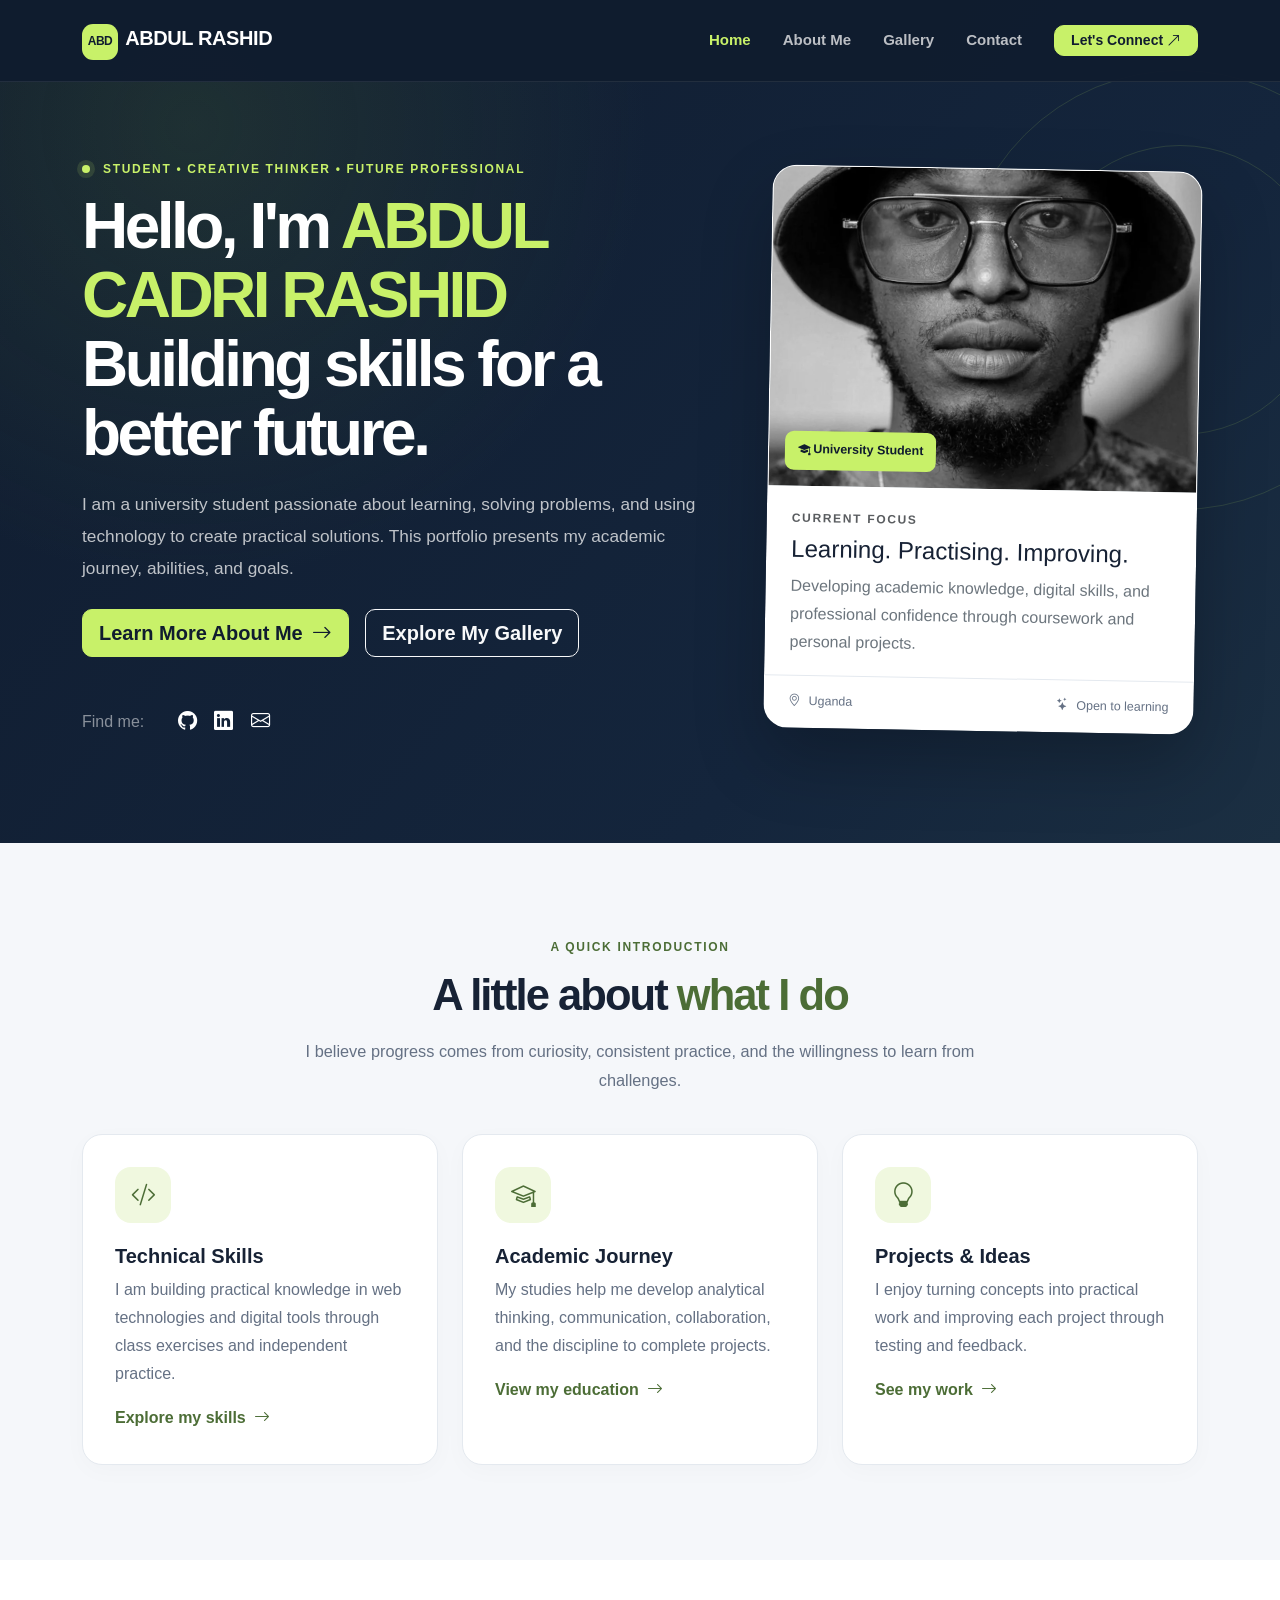
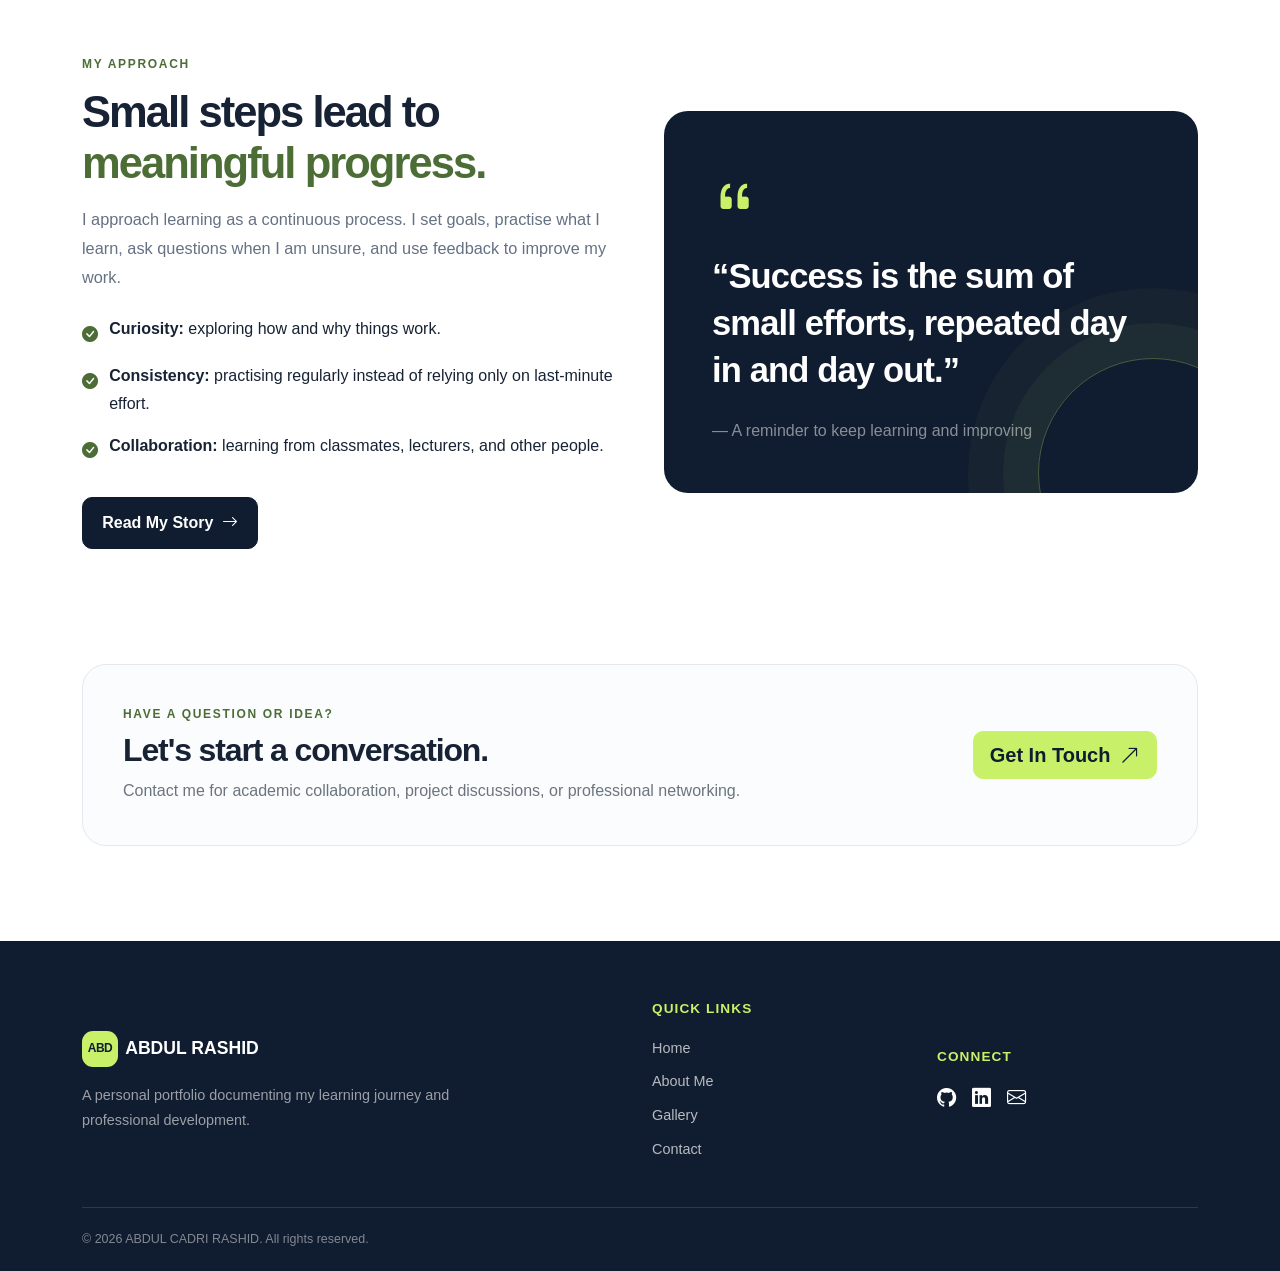
<file: index.html>
<!DOCTYPE html>
<html lang="en">
<head>
  <meta charset="UTF-8">
  <meta name="viewport" content="width=device-width, initial-scale=1.0">
  <meta name="description" content="Personal portfolio website showcasing academic background, skills, projects, and contact information.">
  <meta name="author" content="ABDUL CADRI RASHID">
  <title>Home | ABDUL CADRI RASHID — Personal Portfolio</title>
  <link rel="preconnect" href="https://cdn.jsdelivr.net">
  <link href="https://cdn.jsdelivr.net/npm/bootstrap@5.3.3/dist/css/bootstrap.min.css" rel="stylesheet">
  <link href="https://cdn.jsdelivr.net/npm/bootstrap-icons@1.11.3/font/bootstrap-icons.css" rel="stylesheet">
  <link rel="stylesheet" href="assets/style.css">
  <script src="assets/script.js" defer></script>
</head>
<body>
  <a class="skip-link" href="#main-content">Skip to main content</a>
  <nav class="navbar navbar-expand-lg navbar-dark fixed-top site-navbar" aria-label="Main navigation">
    <div class="container">
      <a class="navbar-brand fw-bold" href="index.html"><span class="brand-mark">ABD</span>ABDUL RASHID</a>
      <button class="navbar-toggler" type="button" data-bs-toggle="collapse" data-bs-target="#mainNav"
        aria-controls="mainNav" aria-expanded="false" aria-label="Toggle navigation">
        <span class="navbar-toggler-icon"></span>
      </button>
      <div class="collapse navbar-collapse" id="mainNav">
        <ul class="navbar-nav ms-auto align-items-lg-center">
          <li class="nav-item"><a class="nav-link active" aria-current="page" href="index.html">Home</a></li>
          <li class="nav-item"><a class="nav-link" href="about.html">About Me</a></li>
          <li class="nav-item"><a class="nav-link" href="gallery.html">Gallery</a></li>
          <li class="nav-item"><a class="nav-link" href="contact.html">Contact</a></li>
          <li class="nav-item ms-lg-3"><a class="btn btn-lime btn-sm px-3" href="contact.html">Let's Connect <i class="bi bi-arrow-up-right"></i></a></li>
        </ul>
      </div>
    </div>
  </nav>

  <main id="main-content">
    <section class="hero-section">
      <div class="hero-orb orb-one"></div><div class="hero-orb orb-two"></div>
      <div class="container position-relative">
        <div class="row align-items-center g-5">
          <div class="col-lg-7">
            <p class="eyebrow"><span class="status-dot"></span> STUDENT • CREATIVE THINKER • FUTURE PROFESSIONAL</p>
            <h1 class="display-title">Hello, I'm <span class="text-lime">ABDUL CADRI RASHID</span><br>Building skills for a better future.</h1>
            <p class="hero-copy">I am a university student passionate about learning, solving problems, and using technology to create practical solutions. This portfolio presents my academic journey, abilities, and goals.</p>
            <div class="d-flex flex-wrap gap-3 mt-4">
              <a class="btn btn-lime btn-lg" href="about.html">Learn More About Me <i class="bi bi-arrow-right ms-1"></i></a>
              <a class="btn btn-outline-light btn-lg" href="gallery.html">Explore My Gallery</a>
            </div>
            <div class="hero-socials mt-5">
              <span class="text-white-50 me-3">Find me:</span>
              <a href="https://github.com/alvinmaxrashid-collab" target="_blank" rel="noopener noreferrer" aria-label="GitHub"><i class="bi bi-github"></i></a>
              <a href="https://www.linkedin.com/in/abdul-cadri-rashid" target="_blank" rel="noopener noreferrer" aria-label="LinkedIn"><i class="bi bi-linkedin"></i></a>
              <a href="mailto:alvinmaxrashid@gmail.com" aria-label="Email"><i class="bi bi-envelope"></i></a>
            </div>
          </div>
          <div class="col-lg-5">
            <div class="hero-profile-card">
              <div class="profile-image-wrap">
                <img src="ME.jpg" alt="Portrait of Abdul Cadri Rashid" class="profile-image">
                <span class="profile-badge"><i class="bi bi-mortarboard-fill"></i> University Student</span>
              </div>
              <div class="profile-card-body">
                <p class="eyebrow text-muted mb-2">CURRENT FOCUS</p>
                <h2 class="h4 mb-2">Learning. Practising. Improving.</h2>
                <p class="text-secondary mb-0">Developing academic knowledge, digital skills, and professional confidence through coursework and personal projects.</p>
              </div>
              <div class="profile-card-bottom"><span><i class="bi bi-geo-alt me-2"></i>Uganda</span><span><i class="bi bi-stars me-2"></i>Open to learning</span></div>
            </div>
          </div>
        </div>
      </div>
    </section>

    <section class="section-padding bg-soft">
      <div class="container">
        <div class="section-heading text-center mx-auto">
          <p class="eyebrow">A QUICK INTRODUCTION</p>
          <h2 class="section-title">A little about <span class="text-accent">what I do</span></h2>
          <p class="section-description">I believe progress comes from curiosity, consistent practice, and the willingness to learn from challenges.</p>
        </div>
        <div class="row g-4 mt-3">
          <div class="col-md-6 col-lg-4"><article class="feature-card h-100"><div class="feature-icon"><i class="bi bi-code-slash"></i></div><h3 class="h5">Technical Skills</h3><p>I am building practical knowledge in web technologies and digital tools through class exercises and independent practice.</p><a href="about.html#skills" class="text-link">Explore my skills <i class="bi bi-arrow-right"></i></a></article></div>
          <div class="col-md-6 col-lg-4"><article class="feature-card h-100"><div class="feature-icon"><i class="bi bi-mortarboard"></i></div><h3 class="h5">Academic Journey</h3><p>My studies help me develop analytical thinking, communication, collaboration, and the discipline to complete projects.</p><a href="about.html#education" class="text-link">View my education <i class="bi bi-arrow-right"></i></a></article></div>
          <div class="col-md-6 col-lg-4"><article class="feature-card h-100"><div class="feature-icon"><i class="bi bi-lightbulb"></i></div><h3 class="h5">Projects & Ideas</h3><p>I enjoy turning concepts into practical work and improving each project through testing and feedback.</p><a href="gallery.html#projects" class="text-link">See my work <i class="bi bi-arrow-right"></i></a></article></div>
        </div>
      </div>
    </section>

    <section class="section-padding">
      <div class="container">
        <div class="row align-items-center g-5">
          <div class="col-lg-6">
            <p class="eyebrow">MY APPROACH</p><h2 class="section-title">Small steps lead to <span class="text-accent">meaningful progress.</span></h2>
            <p class="section-description">I approach learning as a continuous process. I set goals, practise what I learn, ask questions when I am unsure, and use feedback to improve my work.</p>
            <ul class="check-list mt-4">
              <li><i class="bi bi-check-circle-fill"></i><span><strong>Curiosity:</strong> exploring how and why things work.</span></li>
              <li><i class="bi bi-check-circle-fill"></i><span><strong>Consistency:</strong> practising regularly instead of relying only on last-minute effort.</span></li>
              <li><i class="bi bi-check-circle-fill"></i><span><strong>Collaboration:</strong> learning from classmates, lecturers, and other people.</span></li>
            </ul>
            <a href="about.html" class="btn btn-dark-custom mt-3">Read My Story <i class="bi bi-arrow-right ms-1"></i></a>
          </div>
          <div class="col-lg-6">
            <div class="quote-panel"><i class="bi bi-quote quote-mark"></i><blockquote>“Success is the sum of small efforts, repeated day in and day out.”</blockquote><p class="mb-0 text-white-50">— A reminder to keep learning and improving</p><div class="quote-decoration"></div></div>
          </div>
        </div>
      </div>
    </section>

    <section class="cta-section">
      <div class="container"><div class="cta-card"><div><p class="eyebrow mb-2">HAVE A QUESTION OR IDEA?</p><h2 class="h2 mb-2">Let's start a conversation.</h2><p class="mb-0 text-secondary">Contact me for academic collaboration, project discussions, or professional networking.</p></div><a href="contact.html" class="btn btn-lime btn-lg">Get In Touch <i class="bi bi-arrow-up-right ms-1"></i></a></div></div>
    </section>
  </main>

  <footer class="site-footer">
    <div class="container"><div class="row g-4 align-items-center">
      <div class="col-md-6"><a class="footer-brand" href="index.html"><span class="brand-mark">ABD</span>ABDUL RASHID</a><p class="footer-note mt-3 mb-0">A personal portfolio documenting my learning journey and professional development.</p></div>
      <div class="col-md-3"><h2 class="footer-heading">Quick Links</h2><ul class="footer-links"><li><a href="index.html">Home</a></li><li><a href="about.html">About Me</a></li><li><a href="gallery.html">Gallery</a></li><li><a href="contact.html">Contact</a></li></ul></div>
      <div class="col-md-3"><h2 class="footer-heading">Connect</h2><div class="footer-socials"><a href="https://github.com/alvinmaxrashid-collab" aria-label="GitHub" target="_blank" rel="noopener noreferrer"><i class="bi bi-github"></i></a><a href="https://www.linkedin.com/in/abdul-cadri-rashid" aria-label="LinkedIn" target="_blank" rel="noopener noreferrer"><i class="bi bi-linkedin"></i></a><a href="mailto:alvinmaxrashid@gmail.com" aria-label="Email"><i class="bi bi-envelope"></i></a></div></div>
    </div><div class="footer-bottom"><span>© <span data-current-year>2026</span> ABDUL CADRI RASHID. All rights reserved.</span><span></span></div></div>
  </footer>
  <script src="https://cdn.jsdelivr.net/npm/bootstrap@5.3.3/dist/js/bootstrap.bundle.min.js"></script>
</body>
</html>
</file>
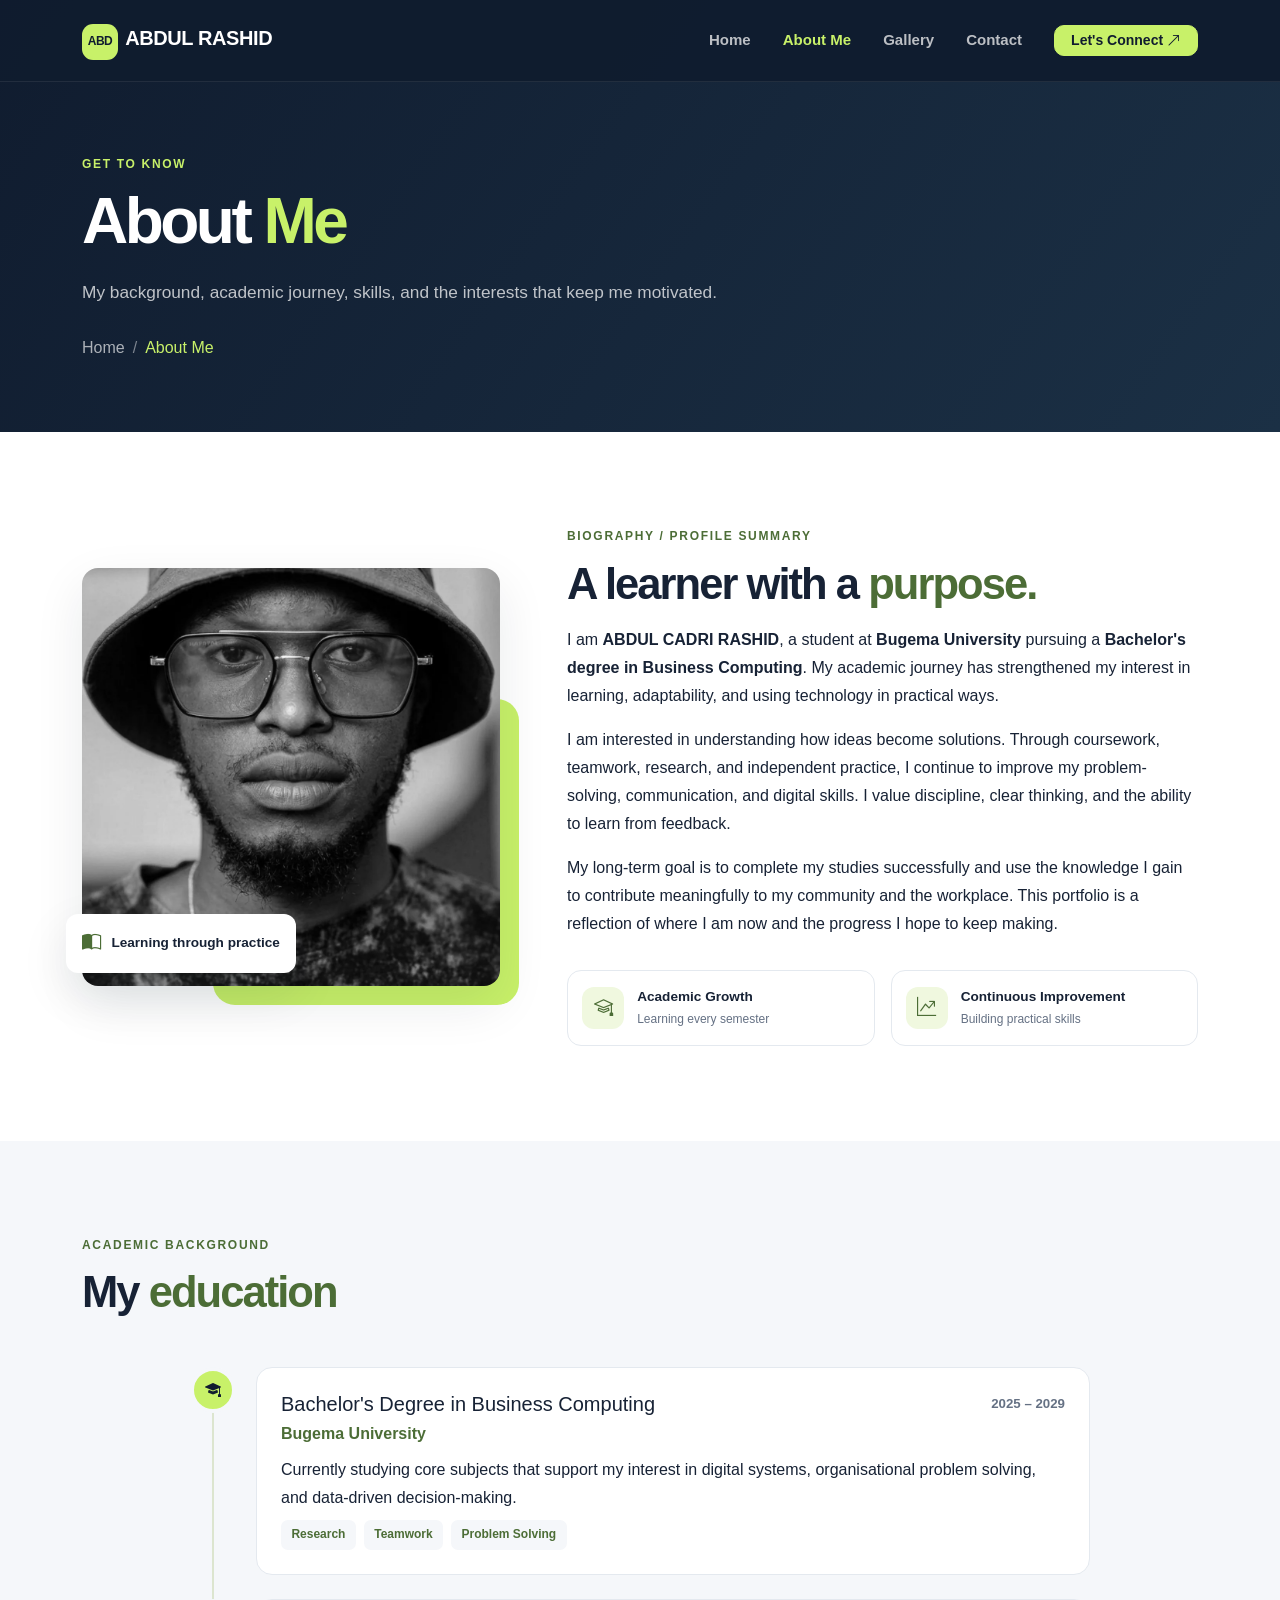
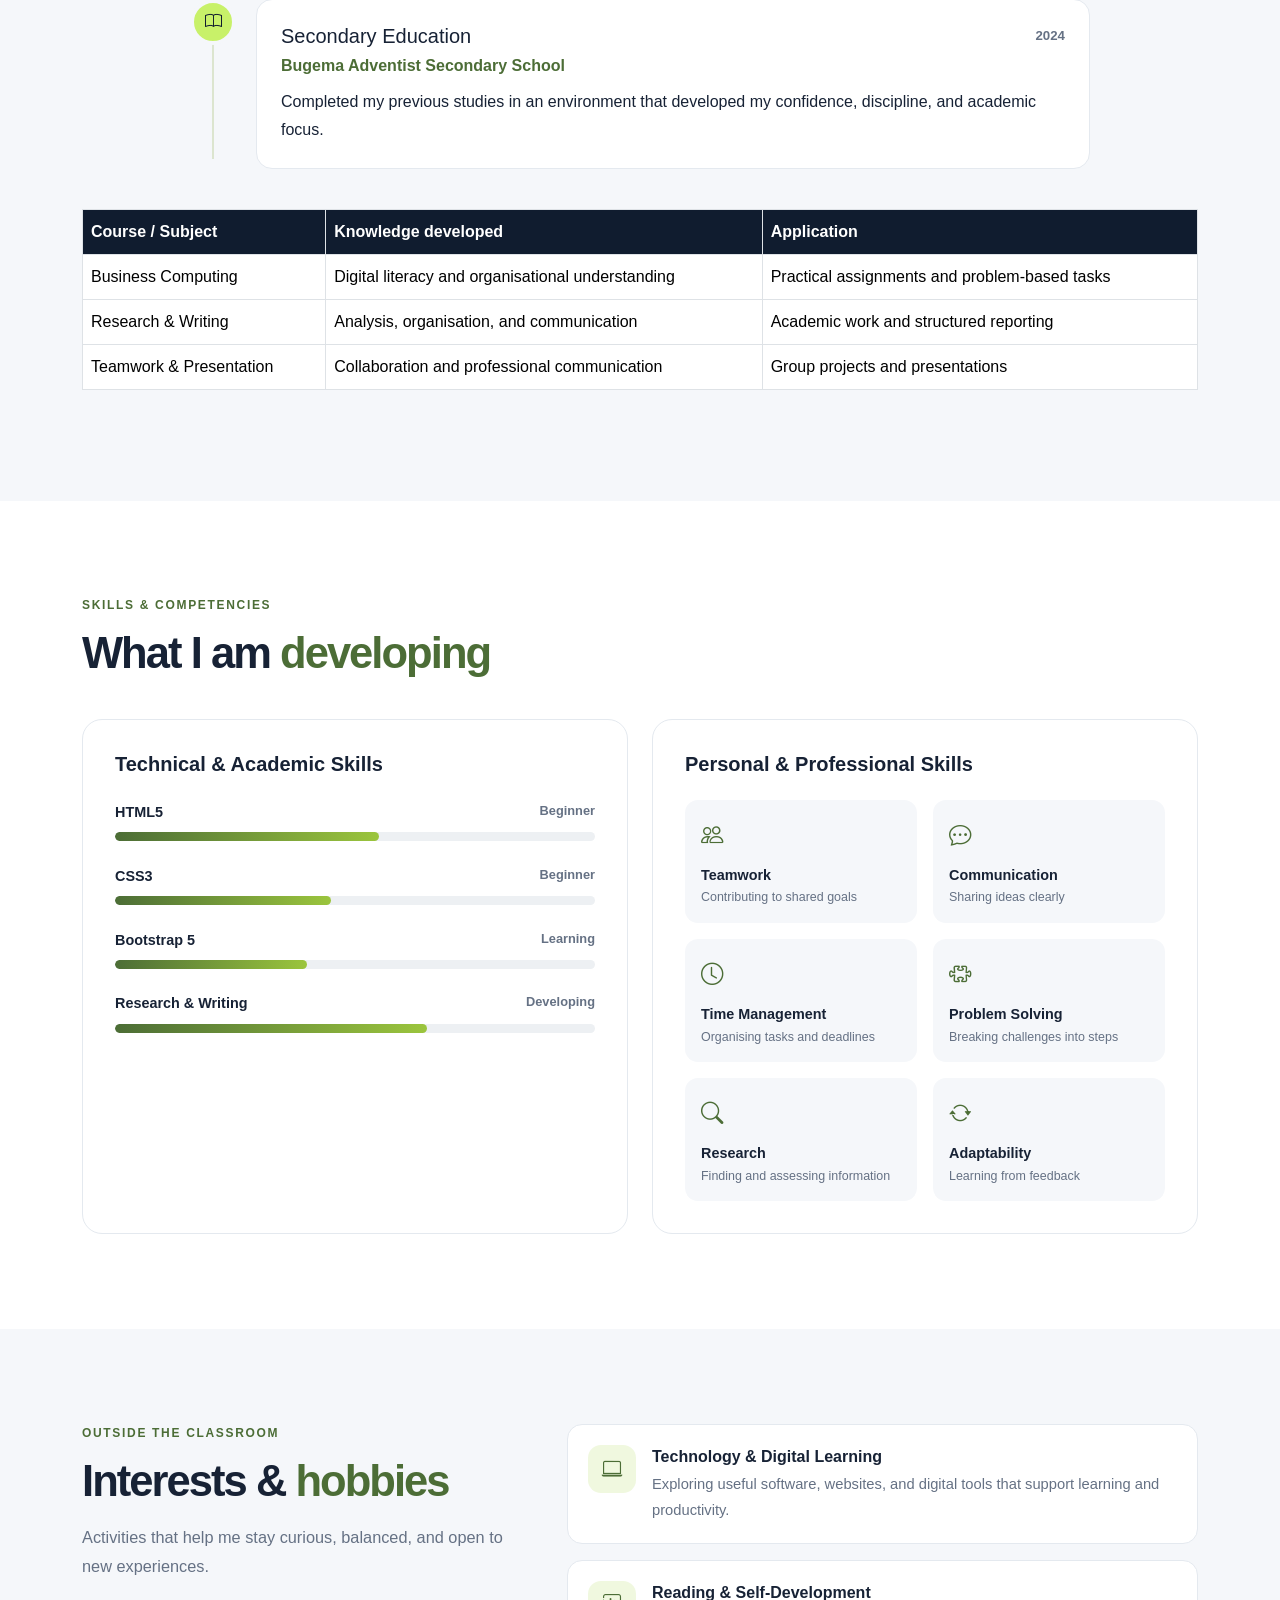
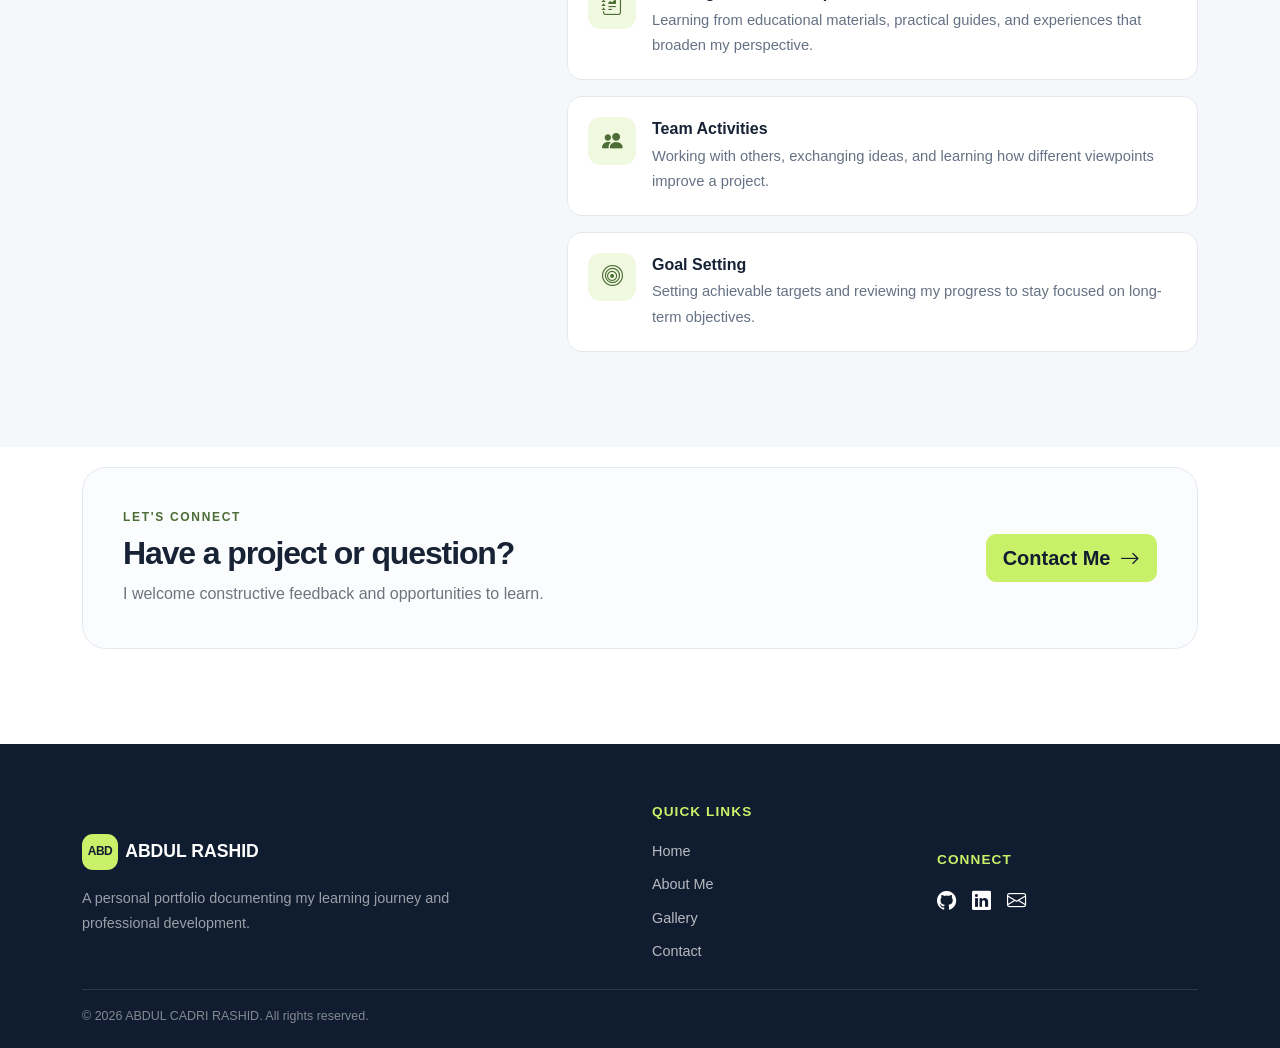
<file: about.html>
<!DOCTYPE html>
<html lang="en">
<head>
  <meta charset="UTF-8">
  <meta name="viewport" content="width=device-width, initial-scale=1.0">
  <meta name="description" content="Learn about Abdul Cadri Rashid's academic journey, skills, and personal growth.">
  <meta name="author" content="ABDUL CADRI RASHID">
  <title>About Me | ABDUL CADRI RASHID — Personal Portfolio</title>
  <link href="https://cdn.jsdelivr.net/npm/bootstrap@5.3.3/dist/css/bootstrap.min.css" rel="stylesheet">
  <link href="https://cdn.jsdelivr.net/npm/bootstrap-icons@1.11.3/font/bootstrap-icons.css" rel="stylesheet">
  <link rel="stylesheet" href="assets/style.css">
  <script src="assets/script.js" defer></script>
</head>
<body>
  <a class="skip-link" href="#main-content">Skip to main content</a>

  <nav class="navbar navbar-expand-lg navbar-dark fixed-top site-navbar" aria-label="Main navigation">
    <div class="container">
      <a class="navbar-brand fw-bold" href="index.html"><span class="brand-mark">ABD</span>ABDUL RASHID</a>
      <button class="navbar-toggler" type="button" data-bs-toggle="collapse" data-bs-target="#mainNav" aria-controls="mainNav" aria-expanded="false" aria-label="Toggle navigation">
        <span class="navbar-toggler-icon"></span>
      </button>
      <div class="collapse navbar-collapse" id="mainNav">
        <ul class="navbar-nav ms-auto align-items-lg-center">
          <li class="nav-item"><a class="nav-link" href="index.html">Home</a></li>
          <li class="nav-item"><a class="nav-link active" aria-current="page" href="about.html">About Me</a></li>
          <li class="nav-item"><a class="nav-link" href="gallery.html">Gallery</a></li>
          <li class="nav-item"><a class="nav-link" href="contact.html">Contact</a></li>
          <li class="nav-item ms-lg-3"><a class="btn btn-lime btn-sm px-3" href="contact.html">Let's Connect <i class="bi bi-arrow-up-right"></i></a></li>
        </ul>
      </div>
    </div>
  </nav>

  <main id="main-content">
    <header class="page-hero">
      <div class="container">
        <p class="eyebrow">GET TO KNOW </p>
        <h1 class="display-title">About <span class="text-lime">Me</span></h1>
        <p class="hero-copy">My background, academic journey, skills, and the interests that keep me motivated.</p>
        <nav aria-label="breadcrumb">
          <ol class="breadcrumb">
            <li class="breadcrumb-item"><a href="index.html">Home</a></li>
            <li class="breadcrumb-item active" aria-current="page">About Me</li>
          </ol>
        </nav>
      </div>
    </header>

    <section class="section-padding">
      <div class="container">
        <div class="row g-5 align-items-center">
          <div class="col-lg-5">
            <div class="about-photo-frame">
              <img src="ME.jpg" alt="Students collaborating in a learning environment" class="img-fluid rounded-4">
              <div class="photo-note"><i class="bi bi-book-half"></i><span>Learning through practice</span></div>
            </div>
          </div>
          <div class="col-lg-7">
            <p class="eyebrow">BIOGRAPHY / PROFILE SUMMARY</p>
            <h2 class="section-title">A learner with a <span class="text-accent">purpose.</span></h2>
            <p>I am <strong>ABDUL CADRI RASHID</strong>, a student at <strong>Bugema University</strong> pursuing a <strong>Bachelor's degree in Business Computing</strong>. My academic journey has strengthened my interest in learning, adaptability, and using technology in practical ways.</p>
            <p>I am interested in understanding how ideas become solutions. Through coursework, teamwork, research, and independent practice, I continue to improve my problem-solving, communication, and digital skills. I value discipline, clear thinking, and the ability to learn from feedback.</p>
            <p>My long-term goal is to complete my studies successfully and use the knowledge I gain to contribute meaningfully to my community and the workplace. This portfolio is a reflection of where I am now and the progress I hope to keep making.</p>
            <div class="row g-3 mt-2">
              <div class="col-sm-6">
                <div class="mini-stat">
                  <span class="stat-icon"><i class="bi bi-mortarboard"></i></span>
                  <div><strong>Academic Growth</strong><small>Learning every semester</small></div>
                </div>
              </div>
              <div class="col-sm-6">
                <div class="mini-stat">
                  <span class="stat-icon"><i class="bi bi-graph-up-arrow"></i></span>
                  <div><strong>Continuous Improvement</strong><small>Building practical skills</small></div>
                </div>
              </div>
            </div>
          </div>
        </div>
      </div>
    </section>

    <section id="education" class="section-padding bg-soft">
      <div class="container">
        <div class="section-heading">
          <p class="eyebrow">ACADEMIC BACKGROUND</p>
          <h2 class="section-title">My <span class="text-accent">education</span></h2>
          <p class="section-description"></p>
        </div>
        <div class="timeline mt-5">
          <article class="timeline-item">
            <div class="timeline-marker"><i class="bi bi-mortarboard-fill"></i></div>
            <div class="timeline-card">
              <div class="d-flex flex-wrap justify-content-between gap-2">
                <h3 class="h5 mb-1">Bachelor's Degree in Business Computing</h3>
                <span class="timeline-date">2025 – 2029</span>
              </div>
              <p class="text-accent fw-semibold mb-2">Bugema University</p>
              <p class="mb-2">Currently studying core subjects that support my interest in digital systems, organisational problem solving, and data-driven decision-making.</p>
              <div class="d-flex flex-wrap gap-2">
                <span class="skill-badge">Research</span>
                <span class="skill-badge">Teamwork</span>
                <span class="skill-badge">Problem Solving</span>
              </div>
            </div>
          </article>
          <article class="timeline-item">
            <div class="timeline-marker"><i class="bi bi-book"></i></div>
            <div class="timeline-card">
              <div class="d-flex flex-wrap justify-content-between gap-2">
                <h3 class="h5 mb-1">Secondary Education</h3>
                <span class="timeline-date">2024</span>
              </div>
              <p class="text-accent fw-semibold mb-2">Bugema Adventist Secondary School</p>
              <p class="mb-0">Completed my previous studies in an environment that developed my confidence, discipline, and academic focus.</p>
            </div>
          </article>
        </div>
        <div class="table-responsive mt-4">
          <table class="table table-bordered education-table align-middle">
            <caption class="caption-top fw-semibold"></caption>
            <thead>
              <tr>
                <th scope="col">Course / Subject</th>
                <th scope="col">Knowledge developed</th>
                <th scope="col">Application</th>
              </tr>
            </thead>
            <tbody>
              <tr>
                <td>Business Computing</td>
                <td>Digital literacy and organisational understanding</td>
                <td>Practical assignments and problem-based tasks</td>
              </tr>
              <tr>
                <td>Research & Writing</td>
                <td>Analysis, organisation, and communication</td>
                <td>Academic work and structured reporting</td>
              </tr>
              <tr>
                <td>Teamwork & Presentation</td>
                <td>Collaboration and professional communication</td>
                <td>Group projects and presentations</td>
              </tr>
            </tbody>
          </table>
        </div>
      </div>
    </section>

    <section id="skills" class="section-padding">
      <div class="container">
        <div class="section-heading">
          <p class="eyebrow">SKILLS & COMPETENCIES</p>
          <h2 class="section-title">What I am <span class="text-accent">developing</span></h2>
          <p class="section-description"></p>
        </div>
        <div class="row g-4 mt-3">
          <div class="col-lg-6">
            <div class="skill-panel">
              <h3 class="h5 mb-4">Technical & Academic Skills</h3>
              <div class="skill-row">
                <div class="skill-label"><span>HTML5</span><span>Beginner</span></div>
                <div class="progress" role="progressbar" aria-label="HTML5 skill level" aria-valuenow="55" aria-valuemin="0" aria-valuemax="100">
                  <div class="progress-bar" style="width:55%"></div>
                </div>
              </div>
              <div class="skill-row">
                <div class="skill-label"><span>CSS3</span><span>Beginner</span></div>
                <div class="progress" role="progressbar" aria-label="CSS3 skill level" aria-valuenow="45" aria-valuemin="0" aria-valuemax="100">
                  <div class="progress-bar" style="width:45%"></div>
                </div>
              </div>
              <div class="skill-row">
                <div class="skill-label"><span>Bootstrap 5</span><span>Learning</span></div>
                <div class="progress" role="progressbar" aria-label="Bootstrap skill level" aria-valuenow="40" aria-valuemin="0" aria-valuemax="100">
                  <div class="progress-bar" style="width:40%"></div>
                </div>
              </div>
              <div class="skill-row">
                <div class="skill-label"><span>Research & Writing</span><span>Developing</span></div>
                <div class="progress" role="progressbar" aria-label="Research and writing skill level" aria-valuenow="65" aria-valuemin="0" aria-valuemax="100">
                  <div class="progress-bar" style="width:65%"></div>
                </div>
              </div>
            </div>
          </div>
          <div class="col-lg-6">
            <div class="skill-panel">
              <h3 class="h5 mb-4">Personal & Professional Skills</h3>
              <div class="competency-grid">
                <div class="competency-item"><i class="bi bi-people"></i><strong>Teamwork</strong><span>Contributing to shared goals</span></div>
                <div class="competency-item"><i class="bi bi-chat-dots"></i><strong>Communication</strong><span>Sharing ideas clearly</span></div>
                <div class="competency-item"><i class="bi bi-clock"></i><strong>Time Management</strong><span>Organising tasks and deadlines</span></div>
                <div class="competency-item"><i class="bi bi-puzzle"></i><strong>Problem Solving</strong><span>Breaking challenges into steps</span></div>
                <div class="competency-item"><i class="bi bi-search"></i><strong>Research</strong><span>Finding and assessing information</span></div>
                <div class="competency-item"><i class="bi bi-arrow-repeat"></i><strong>Adaptability</strong><span>Learning from feedback</span></div>
              </div>
            </div>
          </div>
        </div>
      </div>
    </section>

    <section class="section-padding bg-soft">
      <div class="container">
        <div class="row g-5">
          <div class="col-lg-5">
            <p class="eyebrow">OUTSIDE THE CLASSROOM</p>
            <h2 class="section-title">Interests & <span class="text-accent">hobbies</span></h2>
            <p class="section-description">Activities that help me stay curious, balanced, and open to new experiences.</p>
          </div>
          <div class="col-lg-7">
            <div class="interest-list">
              <article>
                <span><i class="bi bi-laptop"></i></span>
                <div>
                  <h3 class="h6">Technology & Digital Learning</h3>
                  <p>Exploring useful software, websites, and digital tools that support learning and productivity.</p>
                </div>
              </article>
              <article>
                <span><i class="bi bi-journal-richtext"></i></span>
                <div>
                  <h3 class="h6">Reading & Self-Development</h3>
                  <p>Learning from educational materials, practical guides, and experiences that broaden my perspective.</p>
                </div>
              </article>
              <article>
                <span><i class="bi bi-people-fill"></i></span>
                <div>
                  <h3 class="h6">Team Activities</h3>
                  <p>Working with others, exchanging ideas, and learning how different viewpoints improve a project.</p>
                </div>
              </article>
              <article>
                <span><i class="bi bi-bullseye"></i></span>
                <div>
                  <h3 class="h6">Goal Setting</h3>
                  <p>Setting achievable targets and reviewing my progress to stay focused on long-term objectives.</p>
                </div>
              </article>
            </div>
          </div>
        </div>
      </div>
    </section>

    <section class="cta-section">
      <div class="container">
        <div class="cta-card">
          <div>
            <p class="eyebrow mb-2">LET'S CONNECT</p>
            <h2 class="h2 mb-2">Have a project or question?</h2>
            <p class="mb-0 text-secondary">I welcome constructive feedback and opportunities to learn.</p>
          </div>
          <a href="contact.html" class="btn btn-lime btn-lg">Contact Me <i class="bi bi-arrow-right ms-1"></i></a>
        </div>
      </div>
    </section>
  </main>

  <footer class="site-footer">
    <div class="container">
      <div class="row g-4 align-items-center">
        <div class="col-md-6">
          <a class="footer-brand" href="index.html"><span class="brand-mark">ABD</span>ABDUL RASHID</a>
          <p class="footer-note mt-3 mb-0">A personal portfolio documenting my learning journey and professional development.</p>
        </div>
        <div class="col-md-3">
          <h2 class="footer-heading">Quick Links</h2>
          <ul class="footer-links">
            <li><a href="index.html">Home</a></li>
            <li><a href="about.html">About Me</a></li>
            <li><a href="gallery.html">Gallery</a></li>
            <li><a href="contact.html">Contact</a></li>
          </ul>
        </div>
        <div class="col-md-3">
          <h2 class="footer-heading">Connect</h2>
          <div class="footer-socials">
            <a href="https://github.com/alvinmaxrashid-collab" aria-label="GitHub"><i class="bi bi-github"></i></a>
            <a href="https://www.linkedin.com/in/abdul-cadri-rashid" aria-label="LinkedIn"><i class="bi bi-linkedin"></i></a>
            <a href="mailto:alvinmaxrashid@gmail.com" aria-label="Email"><i class="bi bi-envelope"></i></a>
          </div>
        </div>
      </div>
      <div class="footer-bottom mt-4 pt-3">
        <span>© <span data-current-year>2026</span> ABDUL CADRI RASHID. All rights reserved.</span>
        <span></span>
      </div>
    </div>
  </footer>
  <script src="https://cdn.jsdelivr.net/npm/bootstrap@5.3.3/dist/js/bootstrap.bundle.min.js"></script>
</body>
</html>
</file>
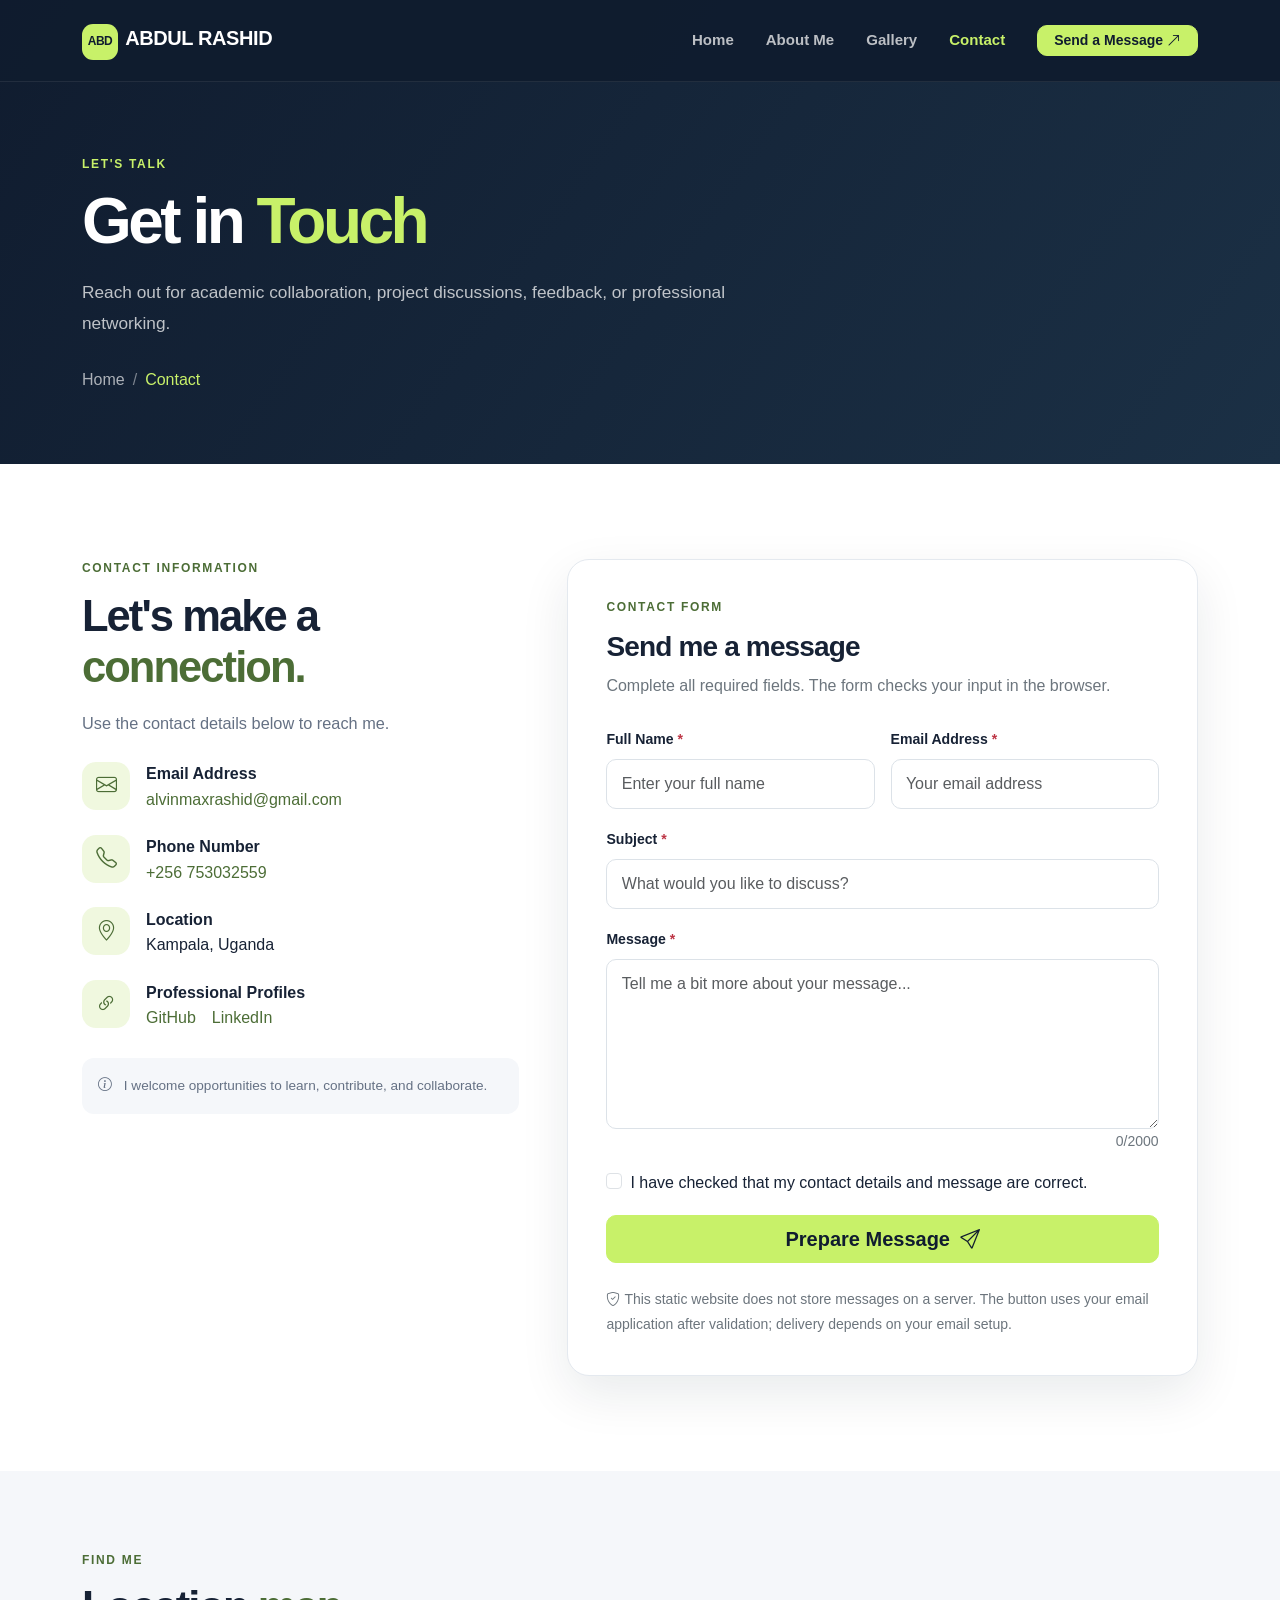
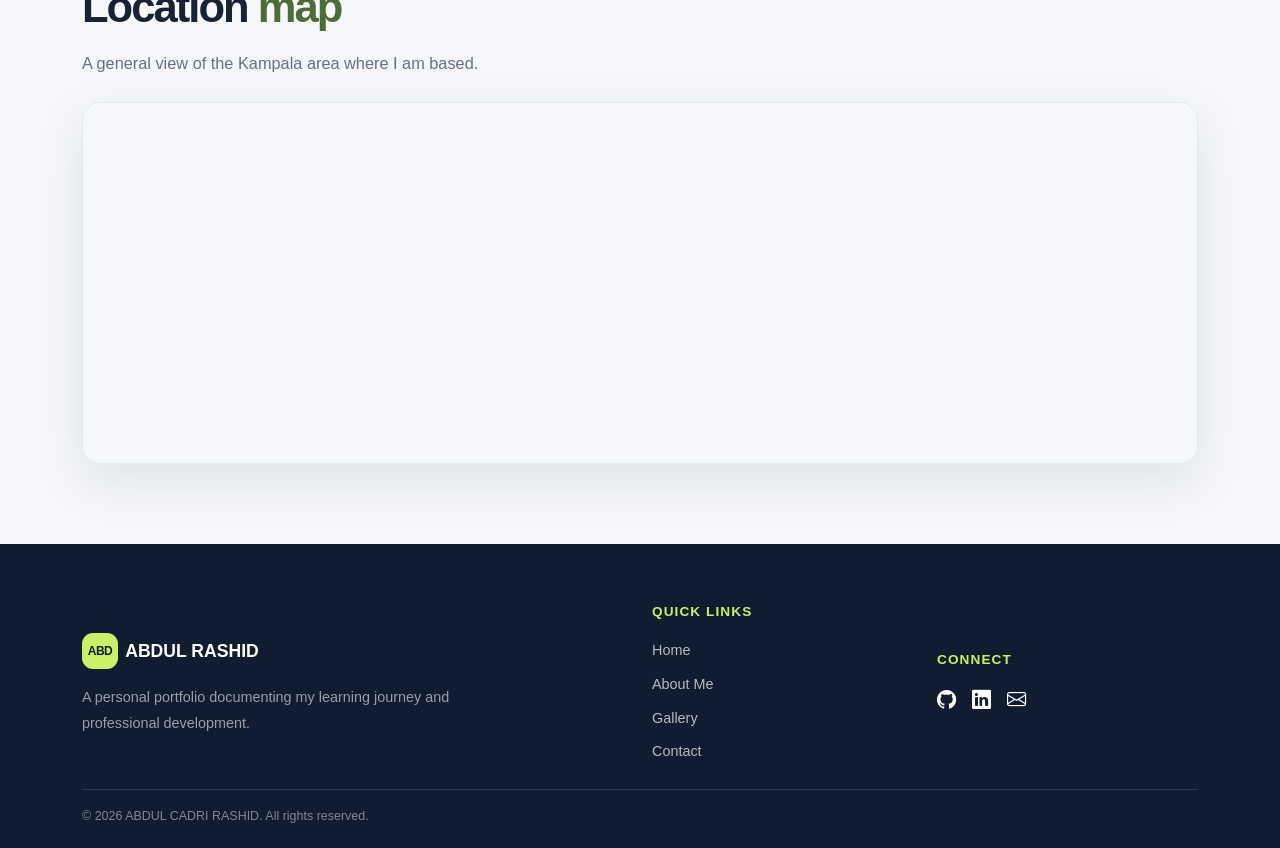
<file: contact.html>
<!DOCTYPE html>
<html lang="en">
<head>
  <meta charset="UTF-8"><meta name="viewport" content="width=device-width, initial-scale=1.0">
  <meta name="description" content="Contact Abdul Cadri Rashid for collaboration, academic questions, and professional networking."><meta name="author" content="ABDUL CADRI RASHID">
  <title>Contact | ABDUL CADRI RASHID — Personal Portfolio</title>
  <link href="https://cdn.jsdelivr.net/npm/bootstrap@5.3.3/dist/css/bootstrap.min.css" rel="stylesheet">
  <link href="https://cdn.jsdelivr.net/npm/bootstrap-icons@1.11.3/font/bootstrap-icons.css" rel="stylesheet">
  <link rel="stylesheet" href="assets/style.css"><script src="assets/script.js" defer></script>
</head>
<body>
  <a class="skip-link" href="#main-content">Skip to main content</a>
  <nav class="navbar navbar-expand-lg navbar-dark fixed-top site-navbar" aria-label="Main navigation"><div class="container"><a class="navbar-brand fw-bold" href="index.html"><span class="brand-mark">ABD</span>ABDUL RASHID</a><button class="navbar-toggler" type="button" data-bs-toggle="collapse" data-bs-target="#mainNav" aria-controls="mainNav" aria-expanded="false" aria-label="Toggle navigation"><span class="navbar-toggler-icon"></span></button><div class="collapse navbar-collapse" id="mainNav"><ul class="navbar-nav ms-auto align-items-lg-center"><li class="nav-item"><a class="nav-link" href="index.html">Home</a></li><li class="nav-item"><a class="nav-link" href="about.html">About Me</a></li><li class="nav-item"><a class="nav-link" href="gallery.html">Gallery</a></li><li class="nav-item"><a class="nav-link active" aria-current="page" href="contact.html">Contact</a></li><li class="nav-item ms-lg-3"><a class="btn btn-lime btn-sm px-3" href="#contact-form">Send a Message <i class="bi bi-arrow-up-right"></i></a></li></ul></div></div></nav>
  <main id="main-content">
    <header class="page-hero"><div class="container"><p class="eyebrow">LET'S TALK</p><h1 class="display-title">Get in <span class="text-lime">Touch</span></h1><p class="hero-copy">Reach out for academic collaboration, project discussions, feedback, or professional networking.</p><nav aria-label="breadcrumb"><ol class="breadcrumb"><li class="breadcrumb-item"><a href="index.html">Home</a></li><li class="breadcrumb-item active" aria-current="page">Contact</li></ol></nav></div></header>
    <section class="section-padding"><div class="container"><div class="row g-5">
      <div class="col-lg-5"><p class="eyebrow">CONTACT INFORMATION</p><h2 class="section-title">Let's make a <span class="text-accent">connection.</span></h2><p class="section-description">Use the contact details below to reach me.</p>
        <div class="contact-details mt-4">
          <article class="contact-detail"><span class="contact-icon"><i class="bi bi-envelope"></i></span><div><h3 class="h6">Email Address</h3><a href="mailto:alvinmaxrashid@gmail.com">alvinmaxrashid@gmail.com</a><small></small></div></article>
          <article class="contact-detail"><span class="contact-icon"><i class="bi bi-telephone"></i></span><div><h3 class="h6">Phone Number</h3><a href="tel:+256753032559">+256 753032559</a><small></small></div></article>
          <article class="contact-detail"><span class="contact-icon"><i class="bi bi-geo-alt"></i></span><div><h3 class="h6">Location</h3><p class="mb-0">Kampala, Uganda</p><small></small></div></article>
          <article class="contact-detail"><span class="contact-icon"><i class="bi bi-link-45deg"></i></span><div><h3 class="h6">Professional Profiles</h3><div class="d-flex flex-wrap gap-3"><a href="https://github.com/alvinmaxrashid-collab" target="_blank" rel="noopener noreferrer">GitHub</a><a href="https://www.linkedin.com/in/abdul-cadri-rashid" target="_blank" rel="noopener noreferrer">LinkedIn</a></div><small></small></div></article>
        </div>
        <div class="contact-side-note mt-4"><i class="bi bi-info-circle me-2"></i> I welcome opportunities to learn, contribute, and collaborate.</div>
      </div>
      <div class="col-lg-7"><div class="form-card" id="contact-form"><div class="form-card-heading"><p class="eyebrow">CONTACT FORM</p><h2 class="h3 mb-2">Send me a message</h2><p class="text-secondary mb-0">Complete all required fields. The form checks your input in the browser.</p></div>
        <form id="portfolioContactForm" action="mailto:alvinmaxrashid@gmail.com" method="post" enctype="text/plain" novalidate>
          <div class="row g-3">
            <div class="col-md-6"><label for="fullName" class="form-label">Full Name <span class="required-star">*</span></label><input class="form-control" type="text" id="fullName" name="Full name" placeholder="Enter your full name" autocomplete="name" minlength="2" maxlength="80" required><div class="invalid-feedback">Please enter your name (at least 2 characters).</div></div>
            <div class="col-md-6"><label for="email" class="form-label">Email Address <span class="required-star">*</span></label><input class="form-control" type="email" id="email" name="Email" placeholder="Your email address" autocomplete="email" maxlength="120" required><div class="invalid-feedback">Please enter a valid email address.</div></div>
            <div class="col-12"><label for="subject" class="form-label">Subject <span class="required-star">*</span></label><input class="form-control" type="text" id="subject" name="Subject" placeholder="What would you like to discuss?" minlength="3" maxlength="120" required><div class="invalid-feedback">Please enter a subject of at least 3 characters.</div></div>
            <div class="col-12"><label for="message" class="form-label">Message <span class="required-star">*</span></label><textarea class="form-control" id="message" name="Message" rows="6" placeholder="Tell me a bit more about your message..." minlength="10" maxlength="2000" required></textarea><div class="d-flex justify-content-between"><div class="invalid-feedback">Please enter a message of at least 10 characters.</div><small class="text-secondary ms-auto"><span id="messageCount">0</span>/2000</small></div></div>
            <div class="col-12"><div class="form-check"><input class="form-check-input" type="checkbox" value="confirmed" id="confirmDetails" required><label class="form-check-label" for="confirmDetails">I have checked that my contact details and message are correct.</label><div class="invalid-feedback">Please confirm before submitting.</div></div></div>
            <div class="col-12"><button class="btn btn-lime btn-lg w-100" type="submit">Prepare Message <i class="bi bi-send ms-1"></i></button></div>
            <div class="col-12"><div id="formFeedback" class="form-feedback" role="status" aria-live="polite"></div><p class="small text-secondary mt-2 mb-0"><i class="bi bi-shield-check me-1"></i>This static website does not store messages on a server. The button uses your email application after validation; delivery depends on your email setup.</p></div>
          </div>
        </form>
      </div></div>
    </div></div></section>
    <section class="map-section bg-soft"><div class="container"><div class="section-heading"><p class="eyebrow">FIND ME</p><h2 class="section-title">Location <span class="text-accent">map</span></h2><p class="section-description">A general view of the Kampala area where I am based.</p></div><div class="map-frame mt-4"><iframe title="Map showing Kampala, Uganda" src="https://maps.google.com/maps?q=Kampala%2C%20Uganda&t=&z=11&ie=UTF8&iwloc=&output=embed" loading="lazy" referrerpolicy="no-referrer-when-downgrade" allowfullscreen></iframe></div></div></section>
  </main>
  <footer class="site-footer"><div class="container"><div class="row g-4 align-items-center"><div class="col-md-6"><a class="footer-brand" href="index.html"><span class="brand-mark">ABD</span> ABDUL RASHID</a><p class="footer-note mt-3 mb-0">A personal portfolio documenting my learning journey and professional development.</p></div><div class="col-md-3"><h2 class="footer-heading">Quick Links</h2><ul class="footer-links"><li><a href="index.html">Home</a></li><li><a href="about.html">About Me</a></li><li><a href="gallery.html">Gallery</a></li><li><a href="contact.html">Contact</a></li></ul></div><div class="col-md-3"><h2 class="footer-heading">Connect</h2><div class="footer-socials"><a href="https://github.com/alvinmaxrashid-collab" aria-label="GitHub"><i class="bi bi-github"></i></a><a href="https://www.linkedin.com/in/abdul-cadri-rashid" aria-label="LinkedIn"><i class="bi bi-linkedin"></i></a><a href="mailto:alvinmaxrashid@gmail.com" aria-label="Email"><i class="bi bi-envelope"></i></a></div></div></div><div class="footer-bottom mt-4 pt-3"><span>© <span data-current-year>2026</span> ABDUL CADRI RASHID. All rights reserved.</span><span></span></div></div></footer>
  <script src="https://cdn.jsdelivr.net/npm/bootstrap@5.3.3/dist/js/bootstrap.bundle.min.js"></script>
</body>
</html>
</file>
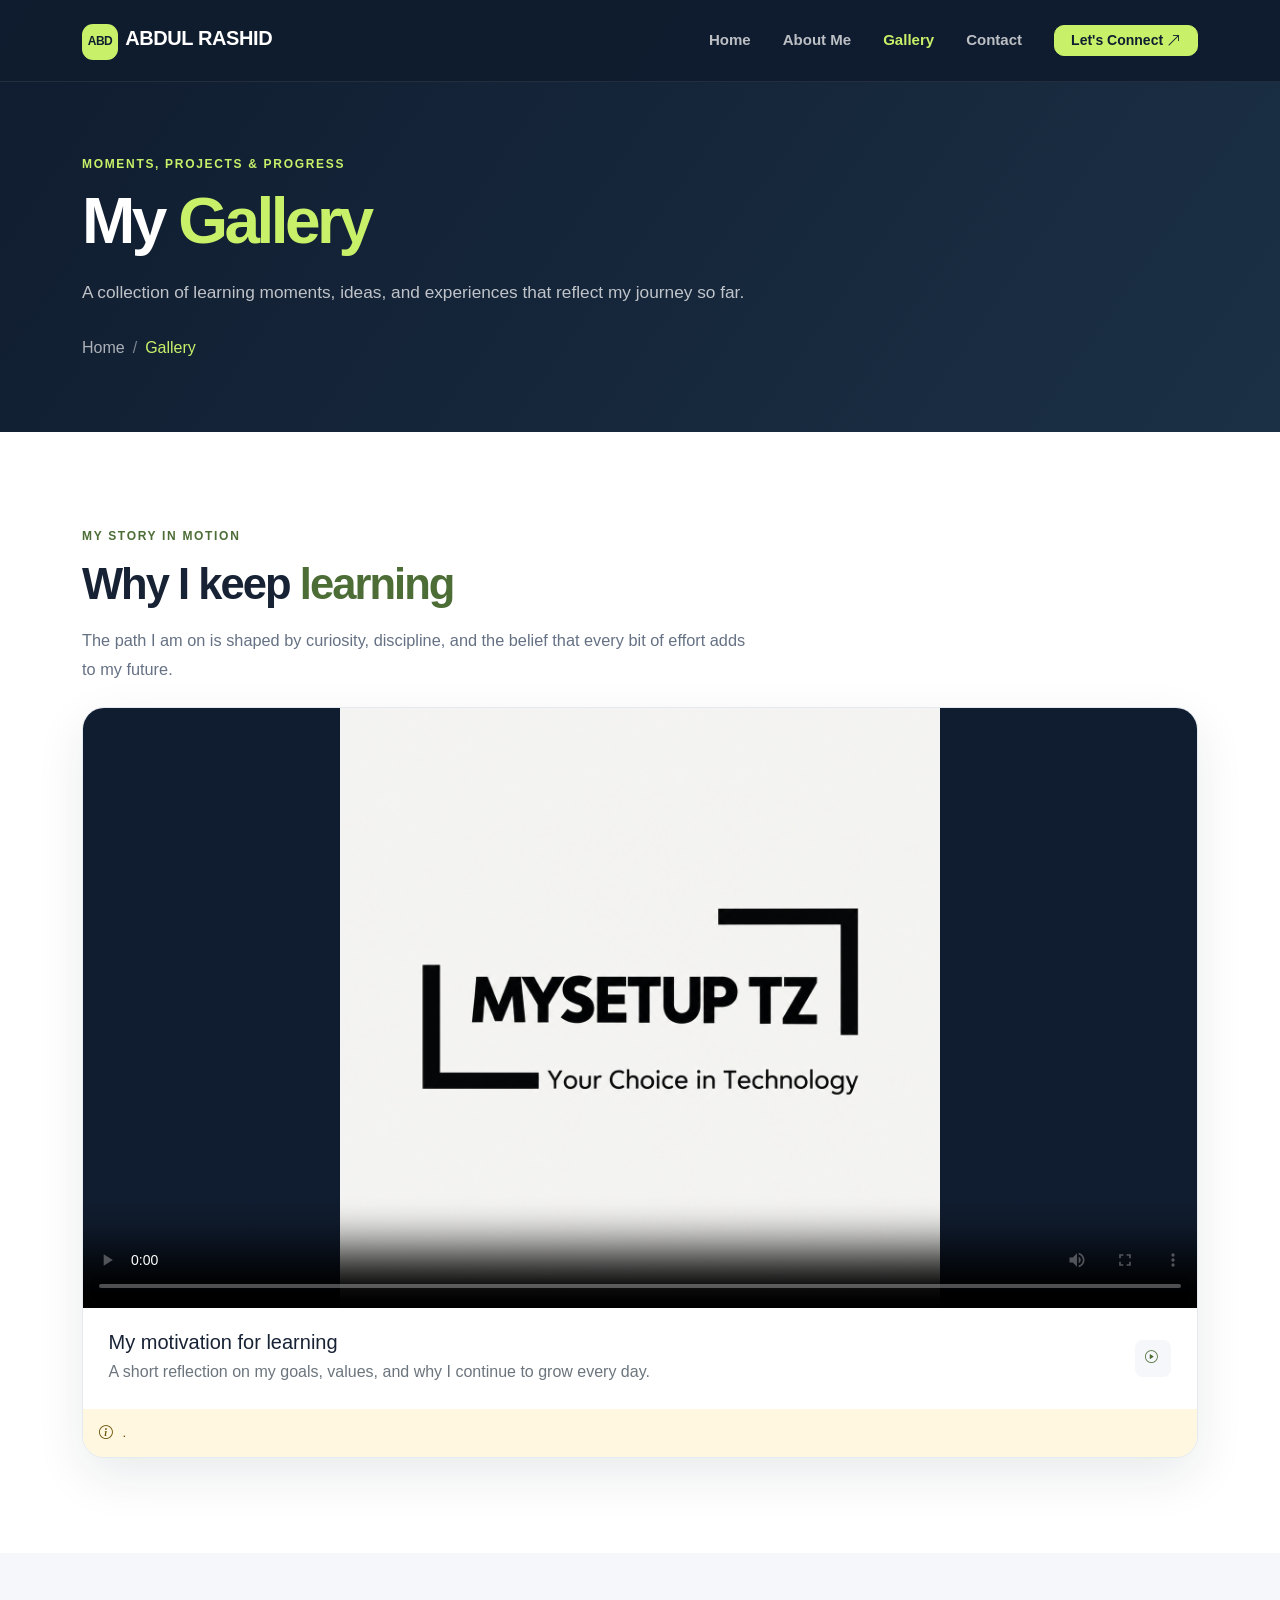
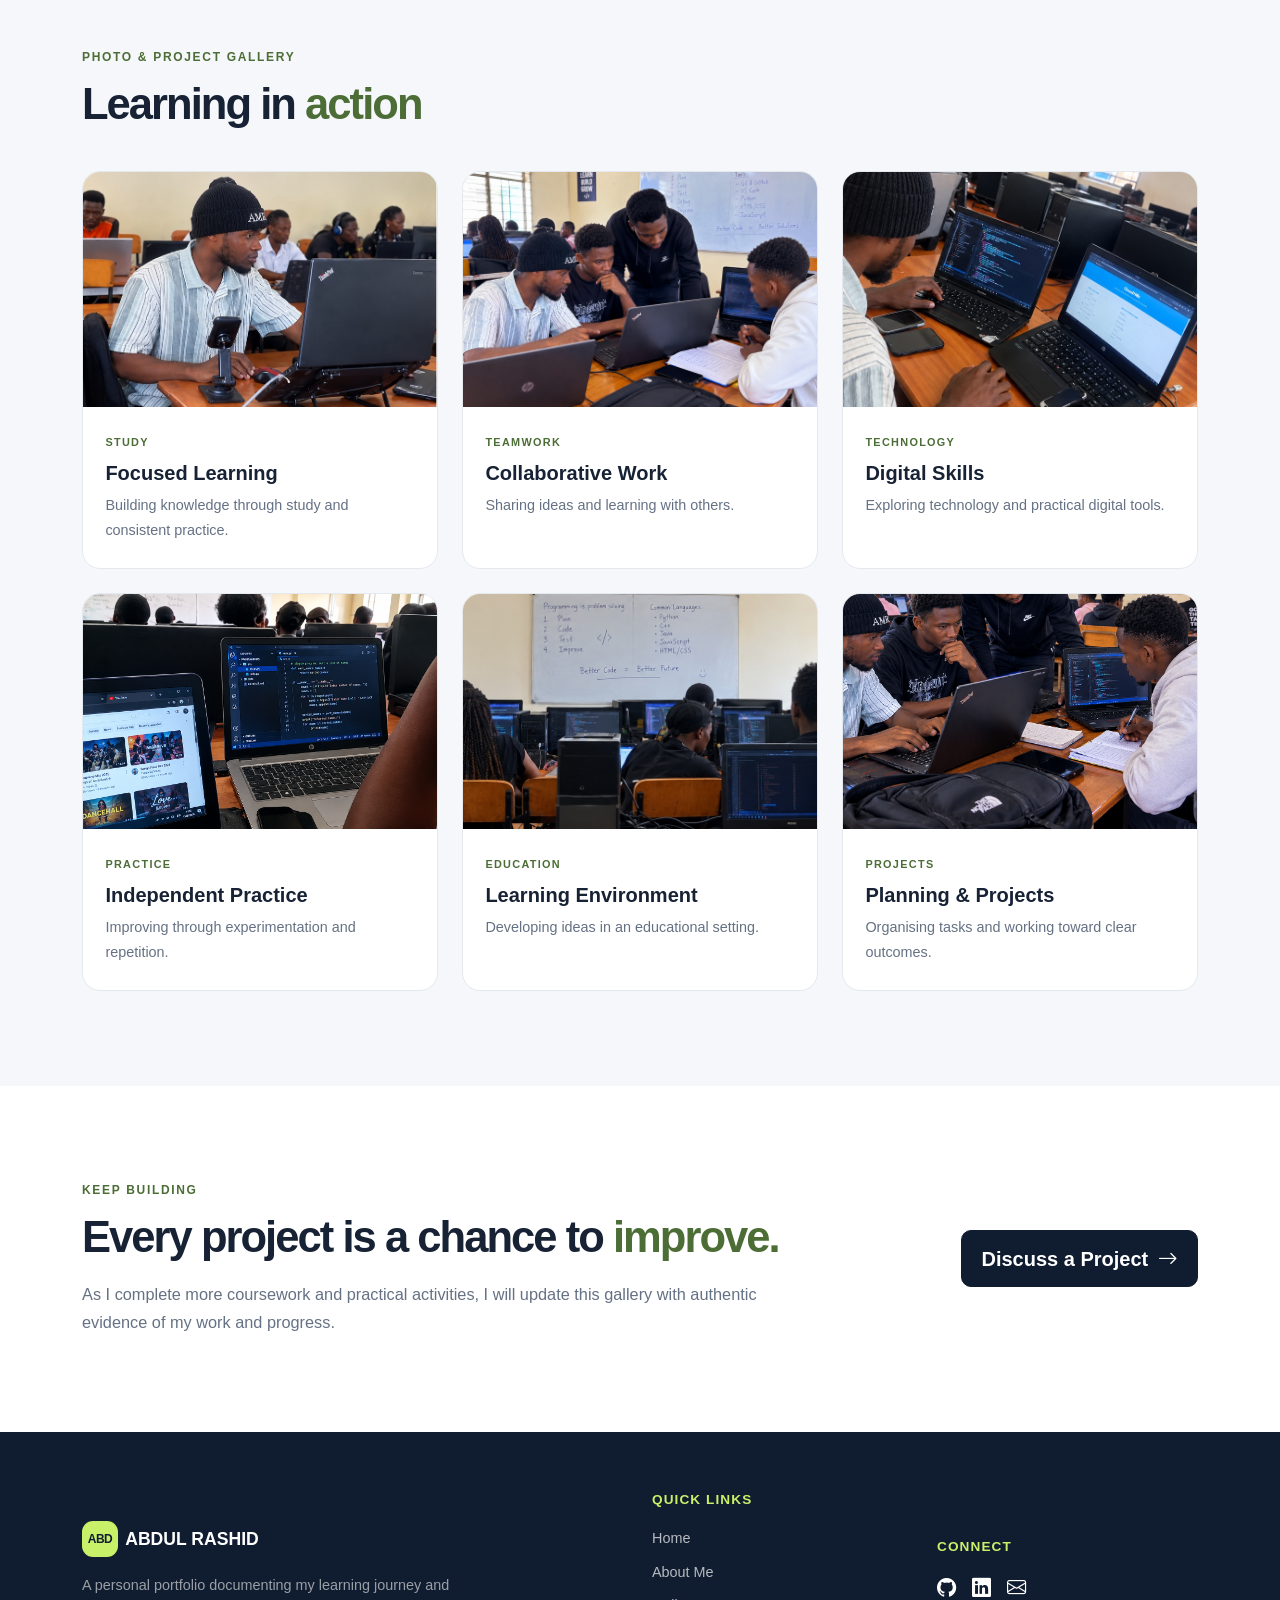
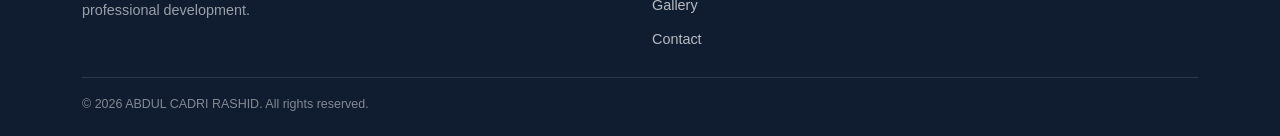
<file: gallery.html>
<!DOCTYPE html>
<html lang="en">
<head>
  <meta charset="UTF-8"><meta name="viewport" content="width=device-width, initial-scale=1.0">
  <meta name="description" content="View Abdul Cadri Rashid's growth, interests, and project moments through a curated gallery."><meta name="author" content="ABDUL CADRI RASHID">
  <title>Gallery | ABDUL CADRI RASHID — Personal Portfolio</title>
  <link href="https://cdn.jsdelivr.net/npm/bootstrap@5.3.3/dist/css/bootstrap.min.css" rel="stylesheet">
  <link href="https://cdn.jsdelivr.net/npm/bootstrap-icons@1.11.3/font/bootstrap-icons.css" rel="stylesheet">
  <link rel="stylesheet" href="assets/style.css"><script src="assets/script.js" defer></script>
</head>
<body>
  <a class="skip-link" href="#main-content">Skip to main content</a>
  <nav class="navbar navbar-expand-lg navbar-dark fixed-top site-navbar" aria-label="Main navigation"><div class="container"><a class="navbar-brand fw-bold" href="index.html"><span class="brand-mark">ABD</span>ABDUL RASHID</a><button class="navbar-toggler" type="button" data-bs-toggle="collapse" data-bs-target="#mainNav" aria-controls="mainNav" aria-expanded="false" aria-label="Toggle navigation"><span class="navbar-toggler-icon"></span></button><div class="collapse navbar-collapse" id="mainNav"><ul class="navbar-nav ms-auto align-items-lg-center"><li class="nav-item"><a class="nav-link" href="index.html">Home</a></li><li class="nav-item"><a class="nav-link" href="about.html">About Me</a></li><li class="nav-item"><a class="nav-link active" aria-current="page" href="gallery.html">Gallery</a></li><li class="nav-item"><a class="nav-link" href="contact.html">Contact</a></li><li class="nav-item ms-lg-3"><a class="btn btn-lime btn-sm px-3" href="contact.html">Let's Connect <i class="bi bi-arrow-up-right"></i></a></li></ul></div></div></nav>
  <main id="main-content">
    <header class="page-hero"><div class="container"><p class="eyebrow">MOMENTS, PROJECTS & PROGRESS</p><h1 class="display-title">My <span class="text-lime">Gallery</span></h1><p class="hero-copy">A collection of learning moments, ideas, and experiences that reflect my journey so far.</p><nav aria-label="breadcrumb"><ol class="breadcrumb"><li class="breadcrumb-item"><a href="index.html">Home</a></li><li class="breadcrumb-item active" aria-current="page">Gallery</li></ol></nav></div></header>
    <section class="section-padding"><div class="container">
      <div class="section-heading"><p class="eyebrow">MY STORY IN MOTION</p><h2 class="section-title">Why I keep <span class="text-accent">learning</span></h2><p class="section-description">The path I am on is shaped by curiosity, discipline, and the belief that every bit of effort adds to my future.</p></div>
      <div class="video-card mt-4">
        <div class="video-frame">
          <video controls playsinline preload="metadata" poster="Tech Logo.png">
            <source src="assets/assetsmotivation.mp4.mp4" type="video/mp4">
            Your browser does not support the video tag.
          </video>
        </div>
        <div class="video-caption">
          <div>
            <h3 class="h5 mb-1">My motivation for learning</h3>
            <p class="text-secondary mb-0">A short reflection on my goals, values, and why I continue to grow every day.</p>
          </div>
          <span class="media-label"><i class="bi bi-play-circle me-1"></i></span>
        </div>
        <div class="video-placeholder-note">
          <i class="bi bi-info-circle"></i>
          <span><strong></strong>.</span>
        </div>
      </div>
    </div></section>
    <section class="section-padding bg-soft" id="projects"><div class="container"><div class="section-heading"><p class="eyebrow">PHOTO & PROJECT GALLERY</p><h2 class="section-title">Learning in <span class="text-accent">action</span></h2><p class="section-description"></p></div>
      <div class="row g-4 mt-3">
        <div class="col-sm-6 col-lg-4"><figure class="gallery-card"><img src="focus learning.jpg" alt="Laptop and notes on a desk"><figcaption><span class="gallery-category">STUDY</span><h3 class="h5">Focused Learning</h3><p>Building knowledge through study and consistent practice.</p></figcaption></figure></div>
        <div class="col-sm-6 col-lg-4"><figure class="gallery-card"><img src="collabo.png" alt="A team collaborating around a table"><figcaption><span class="gallery-category">TEAMWORK</span><h3 class="h5">Collaborative Work</h3><p>Sharing ideas and learning with others.</p></figcaption></figure></div>
        <div class="col-sm-6 col-lg-4"><figure class="gallery-card"><img src="skills.jpg" alt="People working on computers together"><figcaption><span class="gallery-category">TECHNOLOGY</span><h3 class="h5">Digital Skills</h3><p>Exploring technology and practical digital tools.</p></figcaption></figure></div>
        <div class="col-sm-6 col-lg-4"><figure class="gallery-card"><img src="practice.png" alt="Person working on a laptop"><figcaption><span class="gallery-category">PRACTICE</span><h3 class="h5">Independent Practice</h3><p>Improving through experimentation and repetition.</p></figcaption></figure></div>
        <div class="col-sm-6 col-lg-4"><figure class="gallery-card"><img src="invironment.jpg" alt="Classroom prepared for learning"><figcaption><span class="gallery-category">EDUCATION</span><h3 class="h5">Learning Environment</h3><p>Developing ideas in an educational setting.</p></figcaption></figure></div>
        <div class="col-sm-6 col-lg-4"><figure class="gallery-card"><img src="ideas.png" alt="Notebook and work materials on a desk"><figcaption><span class="gallery-category">PROJECTS</span><h3 class="h5">Planning & Projects</h3><p>Organising tasks and working toward clear outcomes.</p></figcaption></figure></div>
      </div>
    </div></section>
    <section class="section-padding"><div class="container"><div class="row align-items-center g-4"><div class="col-lg-8"><p class="eyebrow">KEEP BUILDING</p><h2 class="section-title">Every project is a chance to <span class="text-accent">improve.</span></h2><p class="section-description mb-0">As I complete more coursework and practical activities, I will update this gallery with authentic evidence of my work and progress.</p></div><div class="col-lg-4 text-lg-end"><a class="btn btn-dark-custom btn-lg" href="contact.html">Discuss a Project <i class="bi bi-arrow-right ms-1"></i></a></div></div></div></section>
  </main>
  <footer class="site-footer"><div class="container"><div class="row g-4 align-items-center"><div class="col-md-6"><a class="footer-brand" href="index.html"><span class="brand-mark">ABD</span>ABDUL RASHID</a><p class="footer-note mt-3 mb-0">A personal portfolio documenting my learning journey and professional development.</p></div><div class="col-md-3"><h2 class="footer-heading">Quick Links</h2><ul class="footer-links"><li><a href="index.html">Home</a></li><li><a href="about.html">About Me</a></li><li><a href="gallery.html">Gallery</a></li><li><a href="contact.html">Contact</a></li></ul></div><div class="col-md-3"><h2 class="footer-heading">Connect</h2><div class="footer-socials"><a href="https://github.com/alvinmaxrashid-collab" aria-label="GitHub"><i class="bi bi-github"></i></a><a href="https://www.linkedin.com/in/abdul-cadri-rashid" aria-label="LinkedIn"><i class="bi bi-linkedin"></i></a><a href="mailto:alvinmaxrashid@gmail.com" aria-label="Email"><i class="bi bi-envelope"></i></a></div></div></div><div class="footer-bottom mt-4 pt-3"><span>© <span data-current-year>2026</span> ABDUL CADRI RASHID. All rights reserved.</span><span></span></div></div></footer>
  <script src="https://cdn.jsdelivr.net/npm/bootstrap@5.3.3/dist/js/bootstrap.bundle.min.js"></script>
</body>
</html>
</file>
<file: assets/style.css>
/*
  PERSONAL PORTFOLIO WEBSITE
*/

:root {
  --navy: #101c2f;
  --navy-light: #1a2a43;
  --lime: #c8f169;
  --lime-dark: #9bc53d;
  --accent: #4c6d36;
  --ink: #172235;
  --muted: #657184;
  --soft: #f5f7fa;
  --border: #e4e9ef;
  --white: #ffffff;
  --shadow: 0 18px 50px rgba(16, 28, 47, 0.09);
  --radius: 20px;
}

html { scroll-behavior: smooth; scroll-padding-top: 90px; }
body {
  margin: 0;
  color: var(--ink);
  background: var(--white);
  font-family: Inter, "Segoe UI", Roboto, Arial, sans-serif;
  font-size: 1rem;
  line-height: 1.75;
  overflow-x: hidden;
}
a { color: var(--accent); text-decoration: none; }
a:hover { color: var(--navy); }
img { max-width: 100%; }
::selection { background: var(--lime); color: var(--navy); }
.skip-link {
  position: absolute; top: -60px; left: 1rem; z-index: 2000;
  padding: .65rem 1rem; border-radius: .5rem; background: var(--lime); color: var(--navy);
}
.skip-link:focus { top: 1rem; }
.text-lime { color: var(--lime) !important; }
.text-accent { color: var(--accent); }
.bg-soft { background: var(--soft); }

/* Navigation */
.site-navbar {
  min-height: 82px;
  padding: .8rem 0;
  background: rgba(16, 28, 47, .97);
  border-bottom: 1px solid rgba(255,255,255,.08);
  transition: box-shadow .25s ease, padding .25s ease, background .25s ease;
}
.site-navbar.navbar-scrolled {
  padding-top: .55rem; padding-bottom: .55rem;
  box-shadow: 0 8px 28px rgba(0,0,0,.16);
  background: rgba(16, 28, 47, .99);
}
.navbar-brand { color: var(--white); letter-spacing: -.02em; }
.navbar-brand:hover, .footer-brand:hover { color: var(--lime); }
.brand-mark {
  display: inline-grid; place-items: center;
  width: 36px; height: 36px; margin-right: .45rem;
  border-radius: 11px; background: var(--lime); color: var(--navy);
  font-size: .75rem; font-weight: 900; letter-spacing: -.04em;
}
.site-navbar .nav-link {
  margin: 0 .25rem; padding: .55rem .75rem !important;
  color: rgba(255,255,255,.72); font-size: .94rem; font-weight: 600;
  transition: color .2s ease;
}
.site-navbar .nav-link:hover, .site-navbar .nav-link.active { color: var(--lime); }
.navbar-toggler { border-color: rgba(255,255,255,.35); }
.navbar-toggler:focus { box-shadow: 0 0 0 .2rem rgba(200,241,105,.25); }

/* Buttons */
.btn { border-radius: 10px; font-weight: 700; transition: transform .2s ease, box-shadow .2s ease, background .2s ease; }
.btn:hover { transform: translateY(-2px); }
.btn-lime { background: var(--lime); border: 1px solid var(--lime); color: var(--navy); }
.btn-lime:hover, .btn-lime:focus { background: #d7fb8d; border-color: #d7fb8d; color: var(--navy); box-shadow: 0 8px 20px rgba(200,241,105,.2); }
.btn-dark-custom { background: var(--navy); color: var(--white); border: 1px solid var(--navy); padding: .8rem 1.2rem; }
.btn-dark-custom:hover, .btn-dark-custom:focus { background: var(--navy-light); color: var(--lime); }

/* Hero */
.hero-section {
  position: relative; isolation: isolate; overflow: hidden;
  min-height: 720px; padding: 160px 0 105px;
  color: var(--white); background: var(--navy);
}
.hero-section::before {
  content: ""; position: absolute; inset: 0; z-index: -2;
  background: radial-gradient(circle at 15% 15%, rgba(76,109,54,.23), transparent 35%),
              linear-gradient(130deg, var(--navy) 0%, #14253c 70%, #1b2f42 100%);
}
.hero-orb { position: absolute; z-index: -1; border: 1px solid rgba(200,241,105,.13); border-radius: 50%; pointer-events: none; }
.orb-one { width: 440px; height: 440px; right: -120px; top: 70px; }
.orb-two { width: 290px; height: 290px; right: -45px; top: 145px; }
.eyebrow {
  margin-bottom: .85rem; color: var(--accent);
  font-size: .75rem; font-weight: 850; letter-spacing: .14em; line-height: 1.5;
}
.hero-section .eyebrow, .page-hero .eyebrow { color: var(--lime); }
.status-dot { display: inline-block; width: 8px; height: 8px; margin-right: .5rem; border-radius: 50%; background: var(--lime); box-shadow: 0 0 0 5px rgba(200,241,105,.12); }
.display-title { margin-bottom: 1.3rem; font-size: clamp(2.6rem, 5vw, 4.65rem); font-weight: 850; letter-spacing: -.055em; line-height: 1.08; }
.hero-copy { max-width: 650px; color: rgba(255,255,255,.73); font-size: 1.08rem; line-height: 1.85; }
.hero-socials { display: flex; align-items: center; gap: 1.1rem; }
.hero-socials a, .footer-socials a { color: var(--white); font-size: 1.2rem; transition: color .2s ease, transform .2s ease; }
.hero-socials a:hover, .footer-socials a:hover { color: var(--lime); transform: translateY(-2px); }
.hero-profile-card { overflow: hidden; max-width: 430px; margin-left: auto; border: 1px solid rgba(255,255,255,.13); border-radius: 24px; background: var(--white); color: var(--ink); box-shadow: 0 30px 70px rgba(0,0,0,.24); transform: rotate(1deg); }
.profile-image-wrap { position: relative; height: 320px; overflow: hidden; background: #dfe6e9; }
.profile-image { width: 100%; height: 100%; object-fit: cover; object-position: center 35%; }
.profile-badge { position: absolute; bottom: 1rem; left: 1rem; padding: .55rem .8rem; border-radius: 9px; background: var(--lime); color: var(--navy); font-size: .78rem; font-weight: 800; }
.profile-card-body { padding: 1.45rem 1.5rem 1.2rem; }
.profile-card-bottom { display: flex; justify-content: space-between; gap: .75rem; padding: .9rem 1.5rem; border-top: 1px solid var(--border); color: var(--muted); font-size: .78rem; }

/* Page headers */
.page-hero { padding: 155px 0 70px; color: var(--white); background: linear-gradient(125deg, var(--navy), #1b3045); }
.page-hero .display-title { font-size: clamp(2.6rem, 5vw, 4rem); }
.page-hero .hero-copy { max-width: 700px; }
.breadcrumb { margin-top: 1.6rem; margin-bottom: 0; }
.breadcrumb-item, .breadcrumb-item a { color: rgba(255,255,255,.65); }
.breadcrumb-item.active { color: var(--lime); }
.breadcrumb-item + .breadcrumb-item::before { color: rgba(255,255,255,.45); }

/* Sections and headings */
.section-padding { padding: 95px 0; }
.section-heading { max-width: 720px; margin-bottom: 1rem; }
.section-heading.text-center { margin-right: auto; margin-left: auto; }
.section-title { margin-bottom: 1rem; font-size: clamp(2rem, 3.4vw, 3rem); font-weight: 820; letter-spacing: -.045em; line-height: 1.18; }
.section-description { max-width: 680px; color: var(--muted); font-size: 1.02rem; }
.section-heading.text-center .section-description { margin-right: auto; margin-left: auto; }

/* Home page cards */
.feature-card { padding: 2rem; border: 1px solid var(--border); border-radius: var(--radius); background: var(--white); box-shadow: 0 6px 25px rgba(16,28,47,.025); transition: transform .25s ease, box-shadow .25s ease, border-color .25s ease; }
.feature-card:hover { transform: translateY(-7px); border-color: rgba(155,197,61,.55); box-shadow: var(--shadow); }
.feature-icon { display: grid; place-items: center; width: 56px; height: 56px; margin-bottom: 1.3rem; border-radius: 16px; background: #f0f8df; color: var(--accent); font-size: 1.55rem; }
.feature-card h3 { font-weight: 800; }
.feature-card p { color: var(--muted); }
.text-link { display: inline-flex; align-items: center; gap: .5rem; font-weight: 750; }
.text-link i { transition: transform .2s ease; }
.text-link:hover i { transform: translateX(4px); }
.check-list { padding: 0; list-style: none; }
.check-list li { display: flex; align-items: flex-start; gap: .7rem; margin-bottom: .85rem; }
.check-list i { margin-top: .35rem; color: var(--accent); }
.quote-panel { position: relative; overflow: hidden; min-height: 300px; padding: 3rem; border-radius: 24px; background: var(--navy); color: var(--white); }
.quote-panel blockquote { position: relative; z-index: 1; max-width: 500px; margin: 1rem 0 1.5rem; font-size: clamp(1.5rem, 2.7vw, 2.2rem); font-weight: 750; letter-spacing: -.025em; line-height: 1.35; }
.quote-mark { color: var(--lime); font-size: 2.8rem; }
.quote-decoration { position: absolute; width: 230px; height: 230px; right: -70px; bottom: -95px; border: 1px solid rgba(200,241,105,.3); border-radius: 50%; box-shadow: 0 0 0 35px rgba(200,241,105,.04), 0 0 0 70px rgba(200,241,105,.03); }
.cta-section { padding: 20px 0 95px; }
.cta-card { display: flex; justify-content: space-between; align-items: center; gap: 2rem; padding: 2.5rem; border: 1px solid var(--border); border-radius: 24px; background: #fbfcfd; }
.cta-card h2 { font-weight: 820; letter-spacing: -.035em; }

/* About page */
.about-photo-frame { position: relative; padding: 0 1.2rem 1.2rem 0; }
.about-photo-frame::before { content: ""; position: absolute; right: 0; bottom: 0; width: 70%; height: 70%; border-radius: 22px; background: var(--lime); }
.about-photo-frame img { position: relative; z-index: 1; width: 100%; max-height: 510px; object-fit: cover; box-shadow: var(--shadow); }
.photo-note { position: absolute; z-index: 2; left: -1rem; bottom: 2rem; display: flex; align-items: center; gap: .65rem; padding: .8rem 1rem; border-radius: 12px; background: var(--white); box-shadow: var(--shadow); font-size: .85rem; font-weight: 750; }
.photo-note i { color: var(--accent); font-size: 1.2rem; }
.mini-stat { display: flex; align-items: center; gap: .8rem; height: 100%; padding: .9rem; border: 1px solid var(--border); border-radius: 14px; }
.stat-icon { display: grid; place-items: center; flex: 0 0 42px; width: 42px; height: 42px; border-radius: 12px; background: #f0f8df; color: var(--accent); font-size: 1.2rem; }
.mini-stat strong, .mini-stat small { display: block; }
.mini-stat strong { font-size: .85rem; }
.mini-stat small { color: var(--muted); font-size: .75rem; }
.timeline { position: relative; max-width: 900px; margin-left: auto; margin-right: auto; }
.timeline::before { content: ""; position: absolute; top: 10px; bottom: 10px; left: 22px; width: 2px; background: #dce5cf; }
.timeline-item { position: relative; display: flex; gap: 1.25rem; margin-bottom: 1.5rem; }
.timeline-marker { position: relative; z-index: 1; display: grid; place-items: center; flex: 0 0 46px; width: 46px; height: 46px; border: 4px solid var(--soft); border-radius: 50%; background: var(--lime); color: var(--navy); }
.timeline-card { flex: 1; padding: 1.5rem; border: 1px solid var(--border); border-radius: 16px; background: var(--white); }
.timeline-date { color: var(--muted); font-size: .83rem; font-weight: 700; }
.skill-badge { padding: .3rem .65rem; border-radius: 7px; background: var(--soft); color: var(--accent); font-size: .75rem; font-weight: 750; }
.education-table { background: var(--white); }
.education-table thead th { background: var(--navy); color: var(--white); }
.skill-panel { height: 100%; padding: 2rem; border: 1px solid var(--border); border-radius: 20px; background: var(--white); }
.skill-panel h3 { font-weight: 800; }
.skill-row { margin-bottom: 1.4rem; }
.skill-label { display: flex; justify-content: space-between; gap: 1rem; margin-bottom: .45rem; font-size: .9rem; font-weight: 700; }
.skill-label span:last-child { color: var(--muted); font-size: .8rem; }
.progress { height: 9px; border-radius: 99px; background: #edf0f3; }
.progress-bar { border-radius: 99px; background: linear-gradient(90deg, var(--accent), var(--lime-dark)); }
.competency-grid { display: grid; grid-template-columns: repeat(2, minmax(0, 1fr)); gap: 1rem; }
.competency-item { display: flex; flex-direction: column; align-items: flex-start; padding: 1rem; border-radius: 13px; background: var(--soft); }
.competency-item i { margin-bottom: .5rem; color: var(--accent); font-size: 1.4rem; }
.competency-item strong { font-size: .9rem; }
.competency-item span { color: var(--muted); font-size: .78rem; line-height: 1.5; }
.interest-list { display: grid; gap: 1rem; }
.interest-list article { display: flex; gap: 1rem; padding: 1.25rem; border: 1px solid var(--border); border-radius: 15px; background: var(--white); }
.interest-list article > span { display: grid; place-items: center; flex: 0 0 48px; width: 48px; height: 48px; border-radius: 13px; background: #f0f8df; color: var(--accent); font-size: 1.3rem; }
.interest-list h3 { margin: .1rem 0 .35rem; font-weight: 800; }
.interest-list p { margin: 0; color: var(--muted); font-size: .92rem; }

/* Gallery */
.video-card { overflow: hidden; border: 1px solid var(--border); border-radius: 22px; background: var(--white); box-shadow: var(--shadow); }
.video-frame { position: relative; overflow: hidden; background: #101c2f; }
.video-frame video { display: block; width: 100%; max-height: 600px; aspect-ratio: 16 / 9; background: #101c2f; object-fit: contain; }
.video-caption { display: flex; justify-content: space-between; align-items: center; gap: 1rem; padding: 1.4rem 1.6rem; }
.media-label { flex-shrink: 0; padding: .45rem .65rem; border-radius: 8px; background: var(--soft); color: var(--accent); font-size: .78rem; font-weight: 800; }
.gallery-card { overflow: hidden; height: 100%; margin: 0; border: 1px solid var(--border); border-radius: 18px; background: var(--white); transition: transform .25s ease, box-shadow .25s ease; }
.gallery-card:hover { transform: translateY(-5px); box-shadow: var(--shadow); }
.gallery-card img { display: block; width: 100%; height: 235px; object-fit: cover; transition: transform .45s ease; }
.gallery-card:hover img { transform: scale(1.04); }
.gallery-card figcaption { position: relative; padding: 1.3rem 1.4rem 1.5rem; }
.gallery-category { display: inline-block; margin-bottom: .55rem; color: var(--accent); font-size: .68rem; font-weight: 900; letter-spacing: .12em; }
.gallery-card h3 { font-weight: 800; }
.gallery-card p { margin-bottom: 0; color: var(--muted); font-size: .9rem; }
.video-placeholder-note { display: flex; align-items: center; gap: .6rem; padding: .75rem 1rem; background: #fff7df; color: #664d03; font-size: .85rem; }

/* Contact */
.contact-details { display: grid; gap: 1.3rem; }
.contact-detail { display: flex; align-items: flex-start; gap: 1rem; }
.contact-icon { display: grid; place-items: center; flex: 0 0 48px; width: 48px; height: 48px; border-radius: 14px; background: #f0f8df; color: var(--accent); font-size: 1.3rem; }
.contact-detail h3 { margin: .15rem 0 .15rem; font-weight: 800; }
.contact-detail p, .contact-detail a { margin-bottom: .1rem; overflow-wrap: anywhere; }
.contact-detail small { display: block; color: var(--muted); font-size: .78rem; }
.contact-side-note { padding: 1rem; border-radius: 12px; background: var(--soft); color: var(--muted); font-size: .85rem; }
.form-card { padding: clamp(1.3rem, 3vw, 2.4rem); border: 1px solid var(--border); border-radius: 22px; background: var(--white); box-shadow: var(--shadow); }
.form-card-heading { margin-bottom: 1.6rem; }
.form-card-heading h2 { font-weight: 850; letter-spacing: -.03em; }
.form-label { margin-bottom: .45rem; font-size: .88rem; font-weight: 750; }
.required-star { color: #bd3545; }
.form-control { min-height: 48px; border-color: #dce2e8; border-radius: 10px; padding: .75rem .9rem; }
textarea.form-control { min-height: 150px; resize: vertical; }
.form-control:focus, .form-check-input:focus { border-color: var(--lime-dark); box-shadow: 0 0 0 .22rem rgba(155,197,61,.18); }
.form-check-input:checked { border-color: var(--accent); background-color: var(--accent); }
.form-feedback { display: none; margin-top: .8rem; padding: .85rem 1rem; border-radius: 10px; font-size: .9rem; }
.form-feedback:not(:empty) { display: block; }
.feedback-error { background: #fff0f0; color: #8a1c25; }
.feedback-success { background: #eff8e4; color: #31561f; }
.map-section { padding: 80px 0; }
.map-frame { overflow: hidden; border: 1px solid var(--border); border-radius: 18px; box-shadow: var(--shadow); }
.map-frame iframe { display: block; width: 100%; height: 360px; border: 0; }

/* Footer */
.site-footer { padding: 60px 0 20px; background: var(--navy); color: var(--white); }
.footer-brand { display: inline-flex; align-items: center; color: var(--white); font-size: 1.1rem; font-weight: 850; }
.footer-note { max-width: 390px; color: rgba(255,255,255,.58); font-size: .9rem; }
.footer-heading { margin-bottom: 1rem; color: var(--lime); font-size: .85rem; font-weight: 850; letter-spacing: .08em; text-transform: uppercase; }
.footer-links { display: grid; gap: .35rem; margin: 0; padding: 0; list-style: none; }
.footer-links a { color: rgba(255,255,255,.7); font-size: .9rem; }
.footer-links a:hover { color: var(--lime); }
.footer-socials { display: flex; gap: 1rem; }
.footer-bottom { display: flex; justify-content: space-between; gap: 1rem; margin-top: 2.8rem; padding-top: 1.3rem; border-top: 1px solid rgba(255,255,255,.12); color: rgba(255,255,255,.48); font-size: .78rem; }

/* Optional reveal effect; content remains visible if JavaScript is unavailable. */
.reveal-ready { opacity: 0; transform: translateY(16px); transition: opacity .55s ease, transform .55s ease; }
.reveal-ready.is-visible { opacity: 1; transform: translateY(0); }

/* Responsive adjustments */
@media (max-width: 991.98px) {
  .site-navbar .navbar-collapse { padding: 1rem 0 .5rem; }
  .site-navbar .nav-link { padding: .65rem .25rem !important; }
  .hero-section { min-height: auto; padding: 140px 0 85px; }
  .hero-profile-card { margin: 0 auto; transform: none; }
  .section-padding { padding: 75px 0; }
  .cta-card { align-items: flex-start; flex-direction: column; }
}
@media (max-width: 575.98px) {
  body { font-size: .96rem; }
  .hero-section { padding: 125px 0 70px; }
  .display-title { font-size: 2.55rem; }
  .hero-copy { font-size: 1rem; }
  .profile-image-wrap { height: 260px; }
  .profile-card-bottom { flex-direction: column; gap: .4rem; }
  .section-padding { padding: 60px 0; }
  .page-hero { padding: 130px 0 55px; }
  .page-hero .display-title { font-size: 2.6rem; }
  .feature-card { padding: 1.5rem; }
  .quote-panel { min-height: 260px; padding: 2rem; }
  .cta-section { padding-bottom: 60px; }
  .cta-card { padding: 1.5rem; }
  .competency-grid { grid-template-columns: 1fr 1fr; gap: .65rem; }
  .competency-item { padding: .8rem; }
  .timeline-item { gap: .7rem; }
  .timeline-card { padding: 1rem; }
  .timeline-date { width: 100%; }
  .video-caption { align-items: flex-start; flex-direction: column; padding: 1.1rem; }
  .gallery-card img { height: 220px; }
  .footer-bottom { flex-direction: column; gap: .35rem; }
  .map-frame iframe { height: 300px; }
}
@media (prefers-reduced-motion: reduce) {
  html { scroll-behavior: auto; }
  *, *::before, *::after { animation-duration: .01ms !important; animation-iteration-count: 1 !important; transition-duration: .01ms !important; }
}
</file>
